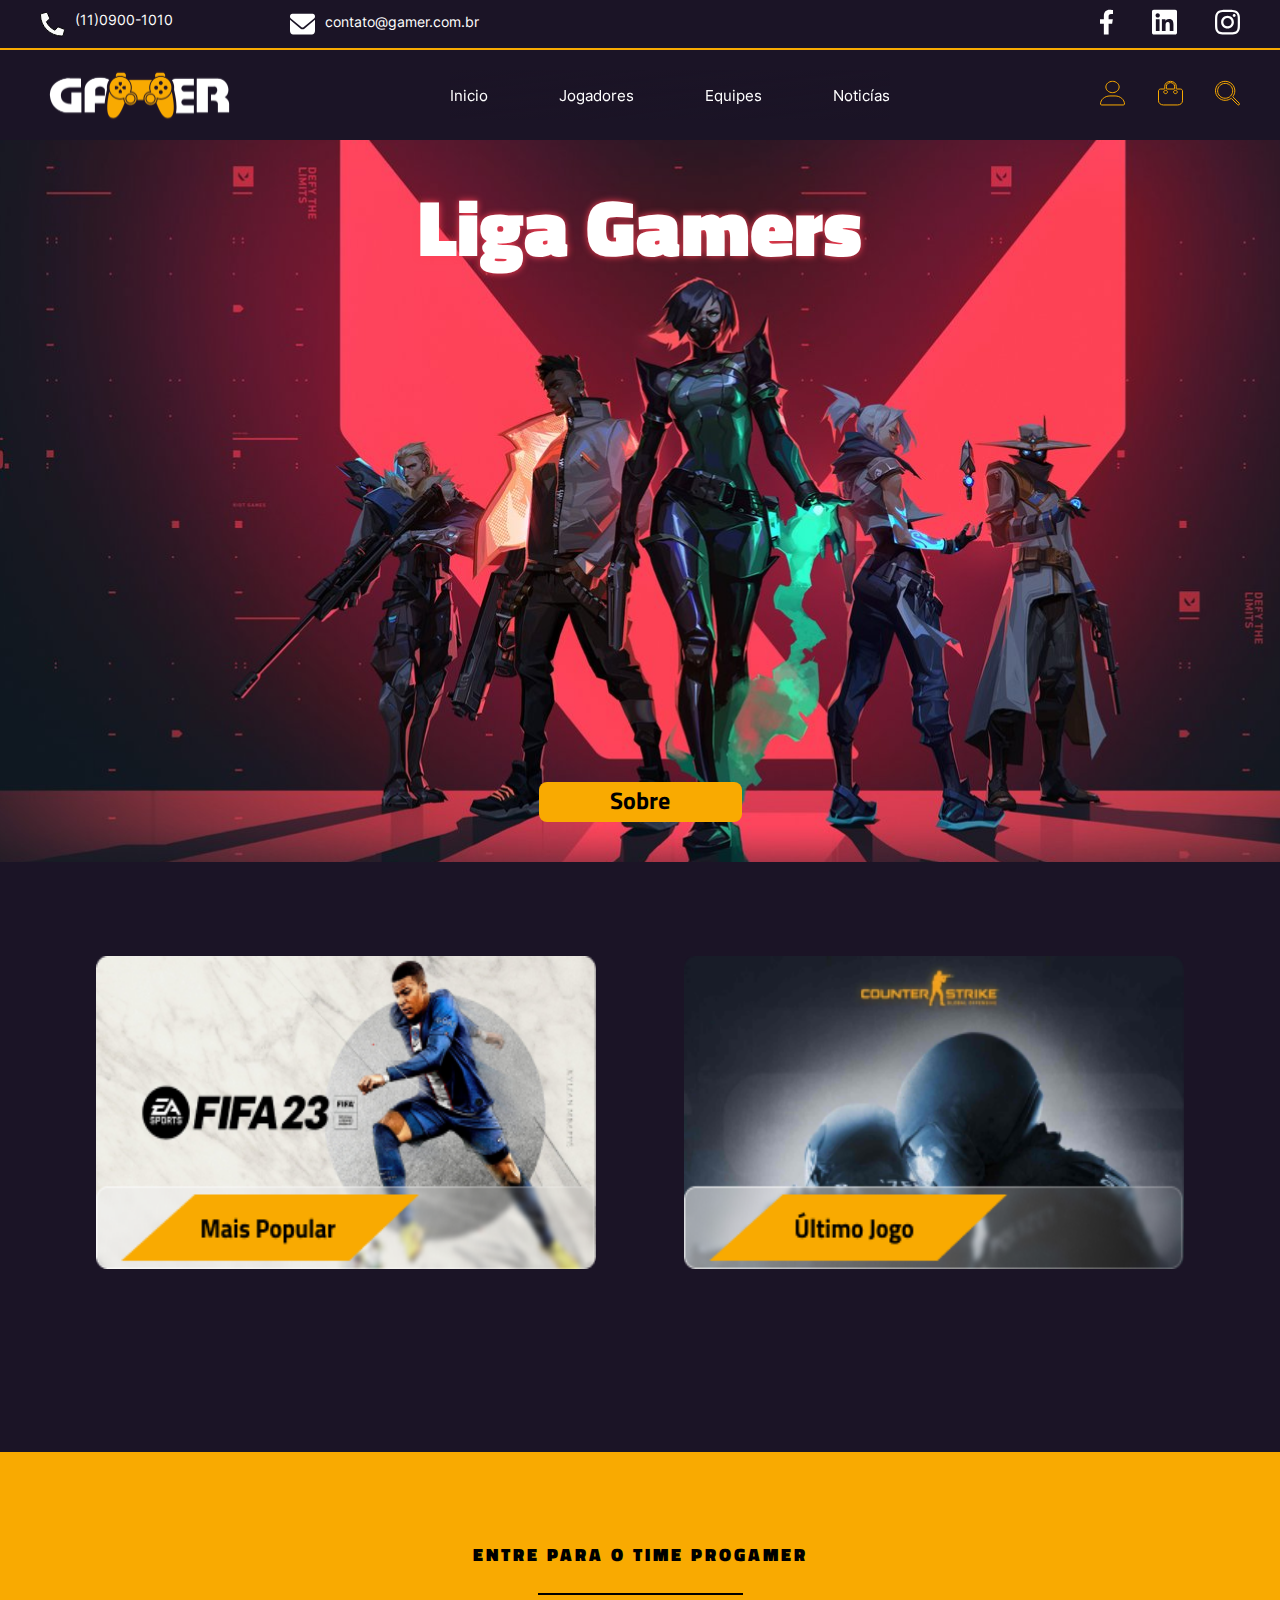
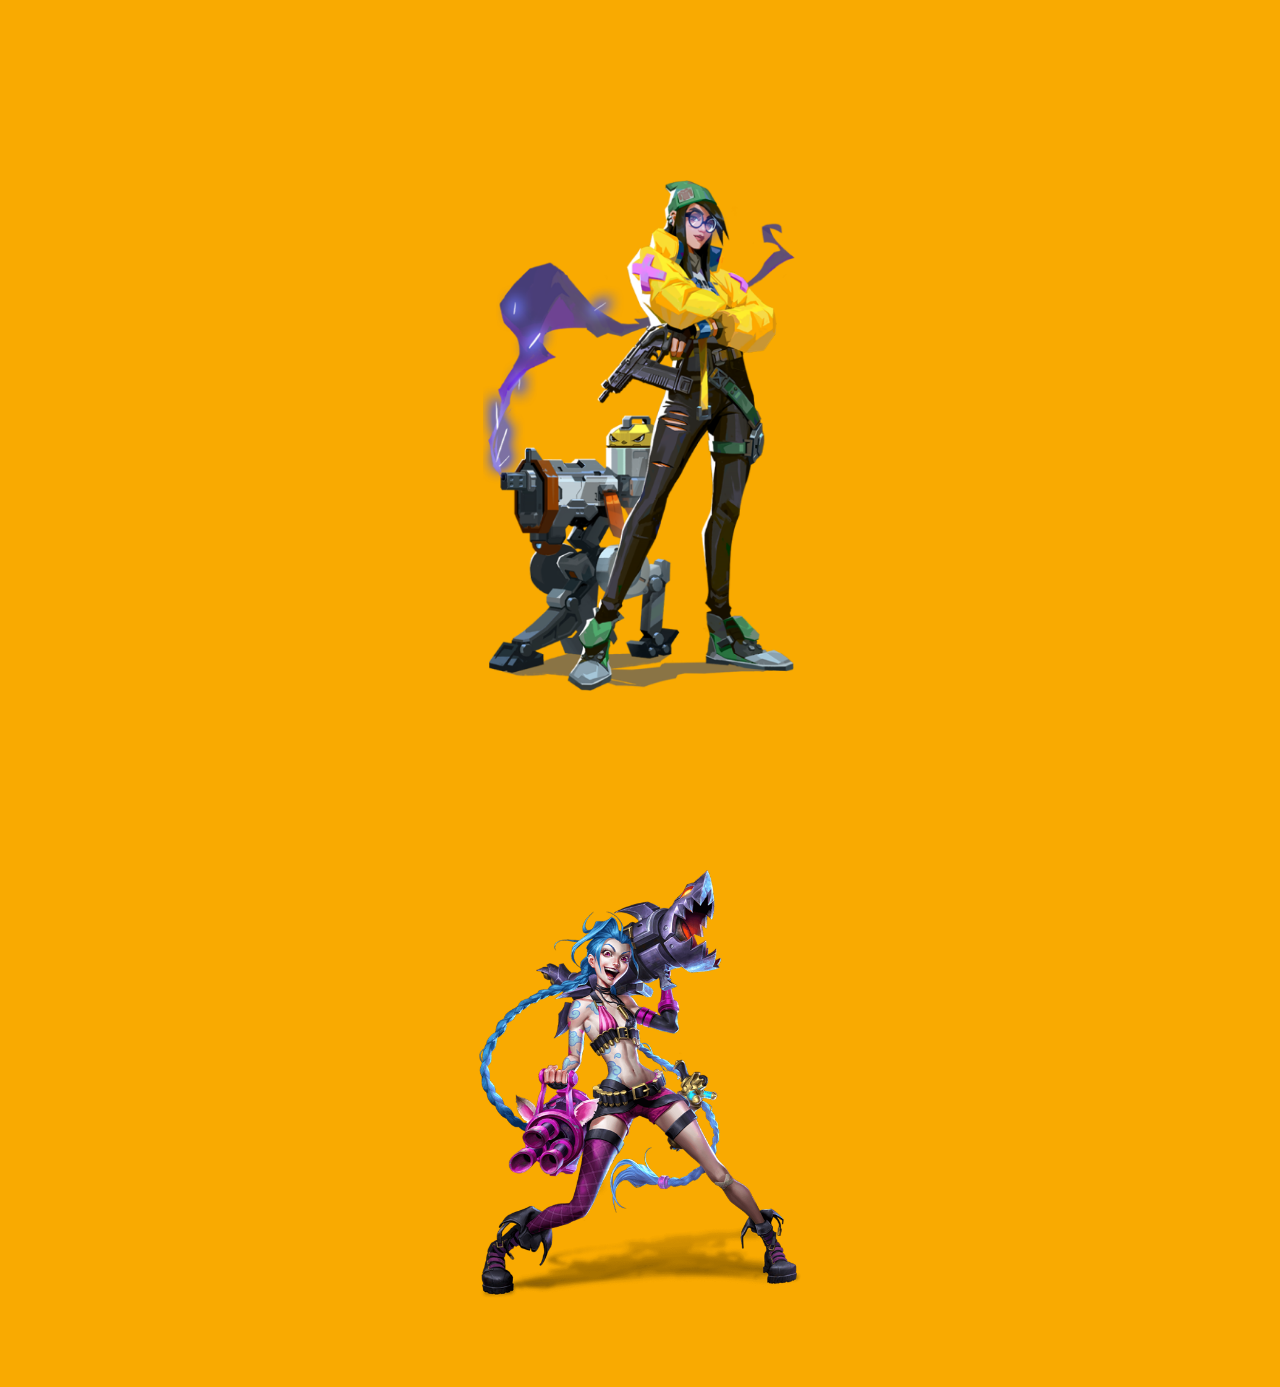
<file: index.html>
<!DOCTYPE html>
<html lang="pt-BR">

<head>
    <meta charset="UTF-8">
    <meta http-equiv="X-UA-Compatible" content="IE=edge">
    <meta name="viewport" content="width=device-width, initial-scale=1.0">
    <title>Projeto Gamer</title>
    <link rel="stylesheet" href="css/style.css">
</head>

<header>
    <div class="header-top">
        <div class="layout-grid alinhamento-between-center">
            <div class="contatos">
                <div class="phone">
                    <img src="assets/icons/icone_telefone.svg" alt="Ícone do telefone de contato">
                    <p>(11)0900-1010</p>
                </div>

                <div class="mail">
                    <img src="assets/icons/icone_email.svg" alt="email">
                    <p>contato@gamer.com.br</p>
                </div>
            </div>
            <div class="midias-sociais">
                <a href="">
                    <img src="assets/icons/icone_facebook.svg" alt="Facebook logo">
                </a>

                <a href="">
                    <img src="assets/icons/icone_linkedin.svg" alt="Linkedin logo">
                </a>

                <a href="">
                    <img src="assets/icons/icone_instagram.svg" alt="Instagram logo">
                </a>
            </div>
        </div>
    </div>

    <div class="header-bottom">
        <div class="layout-grid alinhamento-between-center">
            <!-- Menu Hamburger. Visível apenas no smartphone -->
            <img class="menu-hamburger" onclick="mostrarMenu()" src="assets/icons/icone_hamburger.svg"
                alt="Ícone de Telefone. Abre e fecha o menu principal, no celular">

            <img class="logo" src="assets/images/logotipo-gamer.svg"
                alt="Imagem logotipo gamer com um controle de vídeo game ao centro">

            <nav class="menu" id="menu">
                <a href="inicio">Inicio</a>
                <a href="jogadores">Jogadores</a>
                <a href="equipes">Equipes</a>
                <a href="noticias">Noticías</a>

                <a class="phone">
                    <img src="assets/icons/icone_telefone.svg" alt="Ícone do telefone de contato">
                    <p>(11)0900-1010</p>
                </a>

                <a class="mail">
                    <img src="assets/icons/icone_email.svg" alt="email">
                    <p>contato@gamer.com.br</p>
                </a>

                <div class="midias-sociais">
                    <a href="">
                        <img src="assets/icons/icone_facebook.svg" alt="Facebook logo">
                    </a>

                    <a href="">
                        <img src="assets/icons/icone_linkedin.svg" alt="Linkedin logo">
                    </a>

                    <a href="">
                        <img src="assets/icons/icone_instagram.svg" alt="Instagram logo">
                    </a>
                </div>
            </nav>

            <!-- menu 3 pontinhos -->
            <img class="menu-pontinhos" onclick="mostrarMenu2()" src="assets/icons/icone_pointer.svg"
                alt="Ícone 3 pontinhos, abre e fecha o menu de úsuarios">

            <div class="menu-usuarios" id="menu-usuarios">
                <a href="">
                    <img src="assets/icons/icone_pessoa.svg" alt="Ícone de perfil">
                </a>

                <a href="">
                    <img src="assets/icons/icone_bag.svg" alt="Ícone de sacola">
                </a>

                <a href="">
                    <img src="assets/icons/icone_lupa.svg" alt="Ícone de lupa de pesquisa">
                </a>

            </div>
        </div>
    </div>
</header>

<body>

    <main>
        <section class="banner-inicio">
            <h1>Liga Gamers </h1>
            <a href="">Sobre</a>
        </section>

        <section class="jogos">
            <div class="layout-grid jogos-flex">

                <img src="assets/images/ea-sports-fifa-23-is-coming-to-the-epic-games-store-1920x1080-398e19351a82.png"
                    alt="">

                <img src="assets/images/Group 3.png" alt="">

            </div>
        </section>

        <section class="time-gamer">
            <div class="layout-grid time-flex">
                <div class="info-gamer info-flex">
                    <h1>Entre para o time progamer</h1>
                    <div class="line"></div>
                </div>

                <img class="img-vava" src="./assets/images/kiljoy.png" alt="">

                <img class="img-lol" src="./assets/images/lp-gamer-home_0000s_0000s_0002_lol.png" alt="">

            </div>
        </section>

    </main>

    <script>
        function mostrarMenu() {
            document.getElementById("menu").classList.toggle("mostrar-menu")
        }

        function mostrarMenu2() {
            document.getElementById("menu-usuarios").classList.toggle("mostrar-menu2")
        }
    </script>

</body>

</html>
</file>
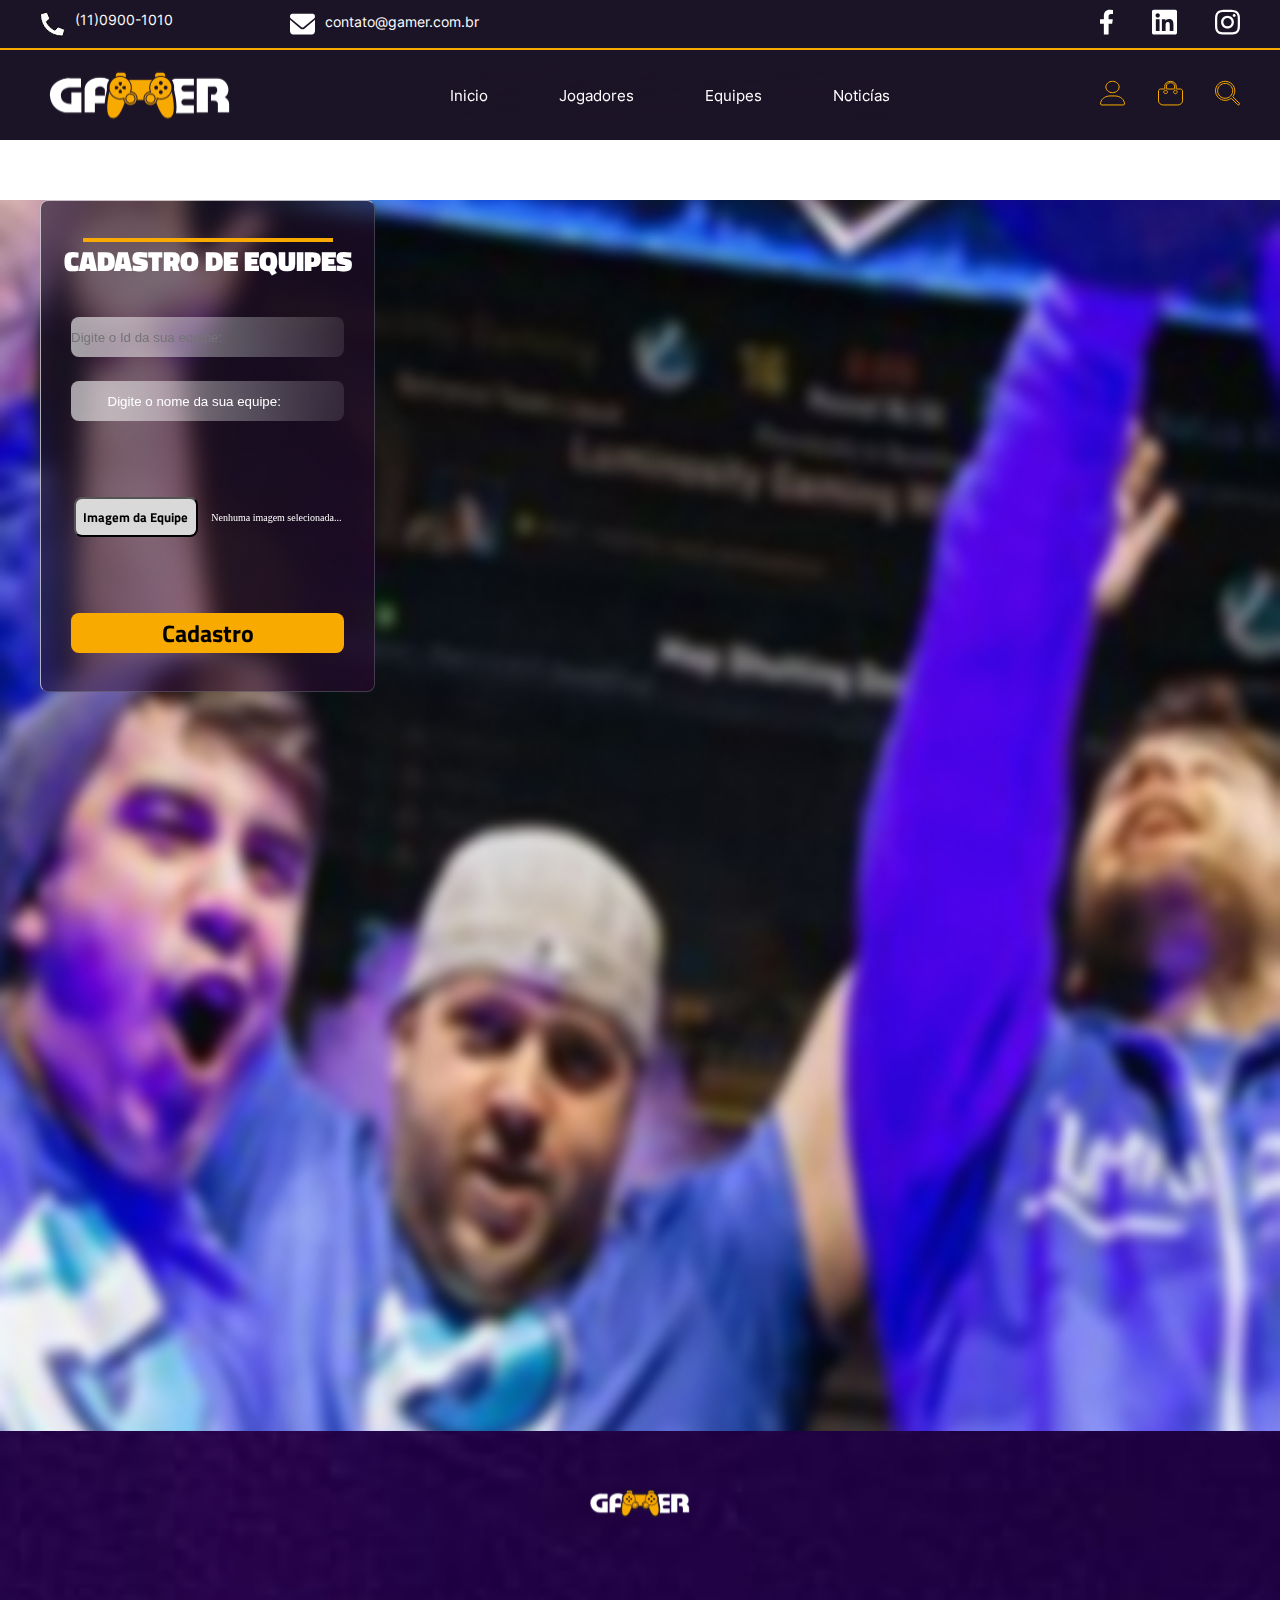
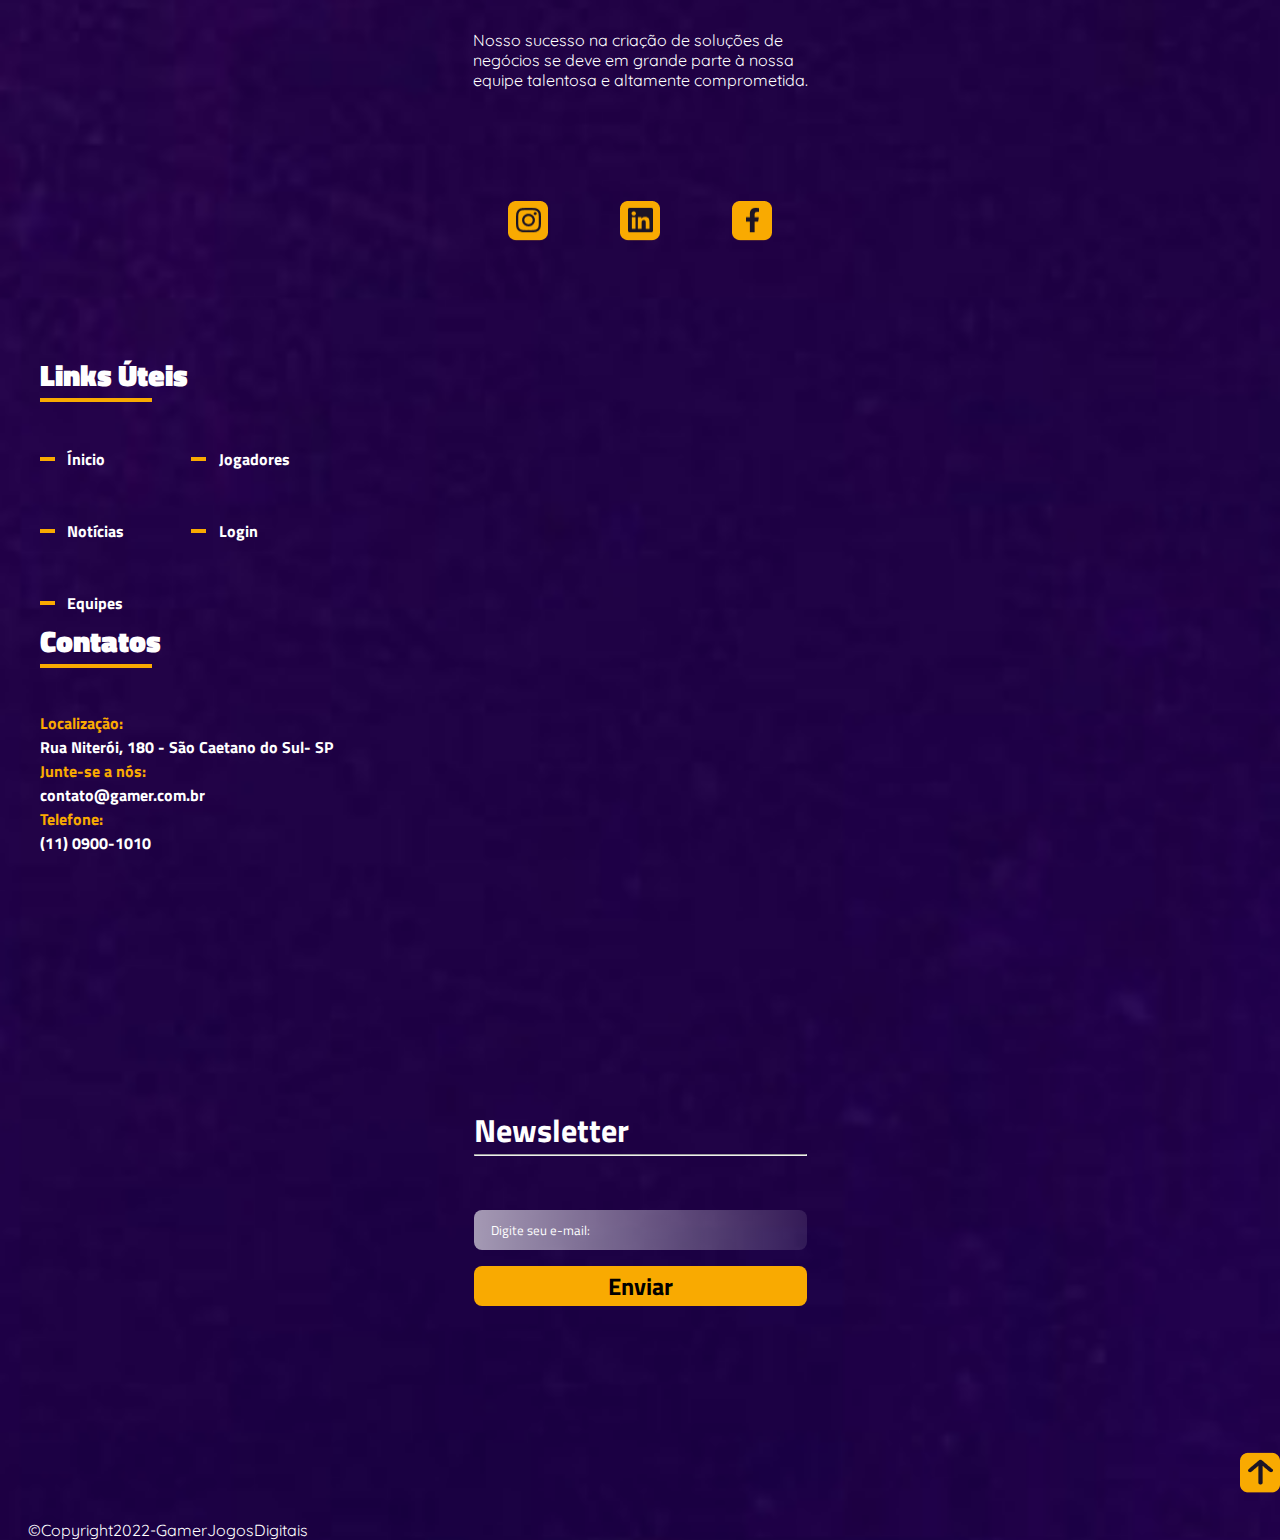
<file: cadastro-equipes.html>
<!DOCTYPE html>
<html lang="pt-BR">

<head>
    <meta charset="UTF-8">
    <meta http-equiv="X-UA-Compatible" content="IE=edge">
    <meta name="viewport" content="width=device-width, initial-scale=1.0">
    <title>Cadastro de Equipes</title>
    <link rel="stylesheet" href="css/cadastro-equipes.css">
</head>

<body>
    <!-- Header -->
    <header>
        <div class="header-top">
            <div class="layout-grid alinhamento-between-center">
                <div class="contatos">
                    <div class="phone">
                        <img src="assets/icons/icone_telefone.svg" alt="Ícone do telefone de contato">
                        <p>(11)0900-1010</p>
                    </div>

                    <div class="mail">
                        <img src="assets/icons/icone_email.svg" alt="email">
                        <p>contato@gamer.com.br</p>
                    </div>
                </div>
                <div class="midias-sociais">
                    <a href="">
                        <img src="assets/icons/icone_facebook.svg" alt="Facebook logo">
                    </a>

                    <a href="">
                        <img src="assets/icons/icone_linkedin.svg" alt="Linkedin logo">
                    </a>

                    <a href="">
                        <img src="assets/icons/icone_instagram.svg" alt="Instagram logo">
                    </a>
                </div>
            </div>
        </div>

        <div class="header-bottom">
            <div class="layout-grid alinhamento-between-center">
                <!-- Menu Hamburger. Visível apenas no smartphone -->
                <img class="menu-hamburger" onclick="mostrarMenu()" src="assets/icons/icone_hamburger.svg"
                    alt="Ícone de Telefone. Abre e fecha o menu principal, no celular">

                <img class="logo" src="assets/images/logotipo-gamer.svg"
                    alt="Imagem logotipo gamer com um controle de vídeo game ao centro">

                <nav class="menu" id="menu">
                    <a href="inicio">Inicio</a>
                    <a href="jogadores">Jogadores</a>
                    <a href="equipes">Equipes</a>
                    <a href="noticias">Noticías</a>

                    <a class="phone">
                        <img src="assets/icons/icone_telefone.svg" alt="Ícone do telefone de contato">
                        <p>(11)0900-1010</p>
                    </a>

                    <a class="mail">
                        <img src="assets/icons/icone_email.svg" alt="email">
                        <p>contato@gamer.com.br</p>
                    </a>

                    <div class="midias-sociais">
                        <a href="">
                            <img src="assets/icons/icone_facebook.svg" alt="Facebook logo">
                        </a>

                        <a href="">
                            <img src="assets/icons/icone_linkedin.svg" alt="Linkedin logo">
                        </a>

                        <a href="">
                            <img src="assets/icons/icone_instagram.svg" alt="Instagram logo">
                        </a>
                    </div>
                </nav>

                <!-- menu 3 pontinhos -->
                <img class="menu-pontinhos" onclick="mostrarMenu2()" src="assets/icons/icone_pointer.svg"
                    alt="Ícone 3 pontinhos, abre e fecha o menu de úsuarios">

                <div class="menu-usuarios" id="menu-usuarios">
                    <a href="">
                        <img src="assets/icons/icone_pessoa.svg" alt="Ícone de perfil">
                    </a>

                    <a href="">
                        <img src="assets/icons/icone_bag.svg" alt="Ícone de sacola">
                    </a>

                    <a href="">
                        <img src="assets/icons/icone_lupa.svg" alt="Ícone de lupa de pesquisa">
                    </a>

                </div>
            </div>
        </div>
    </header>

    <!-- main -->
    <main>
        <div class="layout-grid main-flex">
            <div class="cadastro-equipes">
                <h1>Cadastro de Equipes</h1>
                <hr>

                <form action="id-nome-equipes">
                    
                    <div class="id-equipes">
                        <input type="number" id="id-equipe" placeholder="Digite o Id da sua equipe: ">
                    </div>

                    <div class="nome-equipe">
                        <input type="name" id="nome-equipe" placeholder="Digite o nome da sua equipe: ">
                    </div>

                </form>

                <div class="imagem">
                    <button>Imagem da Equipe</button>
                    <p>Nenhuma imagem selecionada...</p>
                </div>

                <div class="buttom">
                    <h2>Cadastro</h2>
                </div>
            </div>
        </div>
    </main>

    <!-- footer -->
    <footer>

        <div class="layout-grid footer-flex">
            <img class="logo-gamer" src="./assets/images/logotipo-gamer.svg" alt="Logotipo-Gamer">

            <p>Nosso sucesso na criação de soluções de negócios se deve em grande parte à nossa equipe talentosa e
                altamente comprometida.</p>

            <div class="redes-sociais">
                <img src="./assets/icons/icone_intagram_footer.png" alt="Logo Instagram">

                <img src="./assets/icons/icone_linkedin_footer.png" alt="Logo Linkedin">

                <img src="./assets/icons/icone_facebook_footer.png" alt="Logo Facebook">
            </div>

            <div class="links-uteis">
                <div>
                    <h1>Links Úteis</h1>
                    <hr>
                </div>
                <div class="links">

                    <div class="hr">
                        <hr>
                        <div>Ínicio</div>
                    </div>
                    <div class="hr">
                        <hr>
                        <div>Jogadores</div>
                    </div>
                    <div class="hr">
                        <hr>
                        <div>Notícias</div>
                    </div>
                    <div class="hr">
                        <hr>
                        <div>Login</div>
                    </div>
                    <div class="hr">
                        <hr>
                        <div>Equipes</div>
                    </div>
                </div>
            </div>

            <div class="contatos">
                <h1>Contatos</h1>
                <hr>

                <div class="orange">Localização:</div>
                <div>Rua Niterói, 180 - São Caetano do Sul- SP</div>
                <div class="orange">Junte-se a nós:</div>
                <div>contato@gamer.com.br</div>
                <div class="orange">Telefone:</div>
                <div>(11) 0900-1010 </div>
            </div>

            <div class="newsletter">
                <h1>Newsletter</h1>
                <hr>

                <div class="newsletter-box">
                    <form id="newsletter-form" action="">
                        <div class="email-box">
                            <input type="email" placeholder="Digite seu e-mail:">
                        </div>
                    </form>
                    <button type="button">Enviar</button>
                </div>

            </div>
        </div>
        </div>


        <div class="copy-back">
            <div id="voltar-ao-topo">
                <img src="assets/icons/Botao_voltar_ao_topo.png" alt="">
            </div>
            <div id="copyright">
                <p>©Copyright2022-GamerJogosDigitais</p>
            </div>
        </div>

        </div>

        </div>
    </footer>

    <script>

        let senhaExibida = false;

        function showpassword() {
            if (senhaExibida == false) {
                document.getElementById("senha").type = "text";
                senhaExibida = true;
            }

            else {
                document.getElementById("senha").type = "password";
                senhaExibida = false;
            }
        }

        function mostrarMenu() {
            document.getElementById("menu").classList.toggle("mostrar-menu")
        }

        function mostrarMenu2() {
            document.getElementById("menu-usuarios").classList.toggle("mostrar-menu2")
        }
    </script>


</body>
</file>
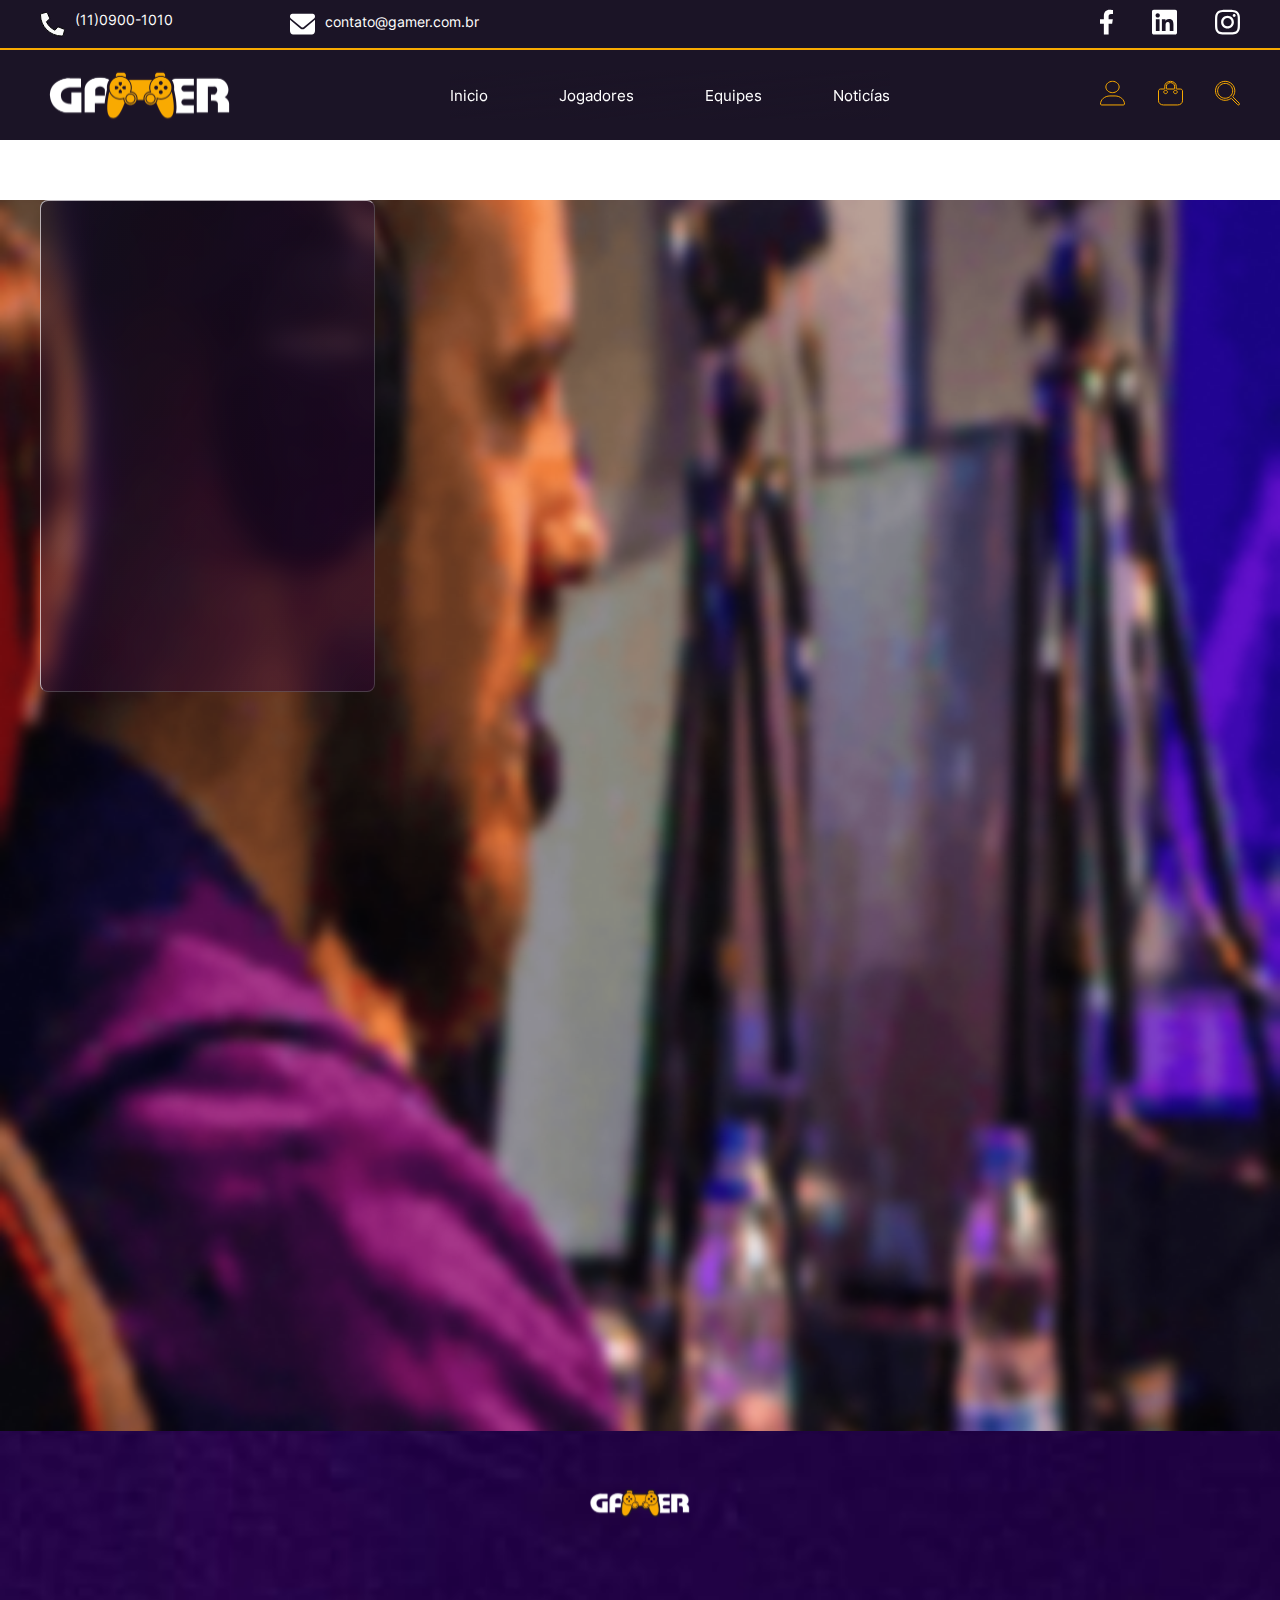
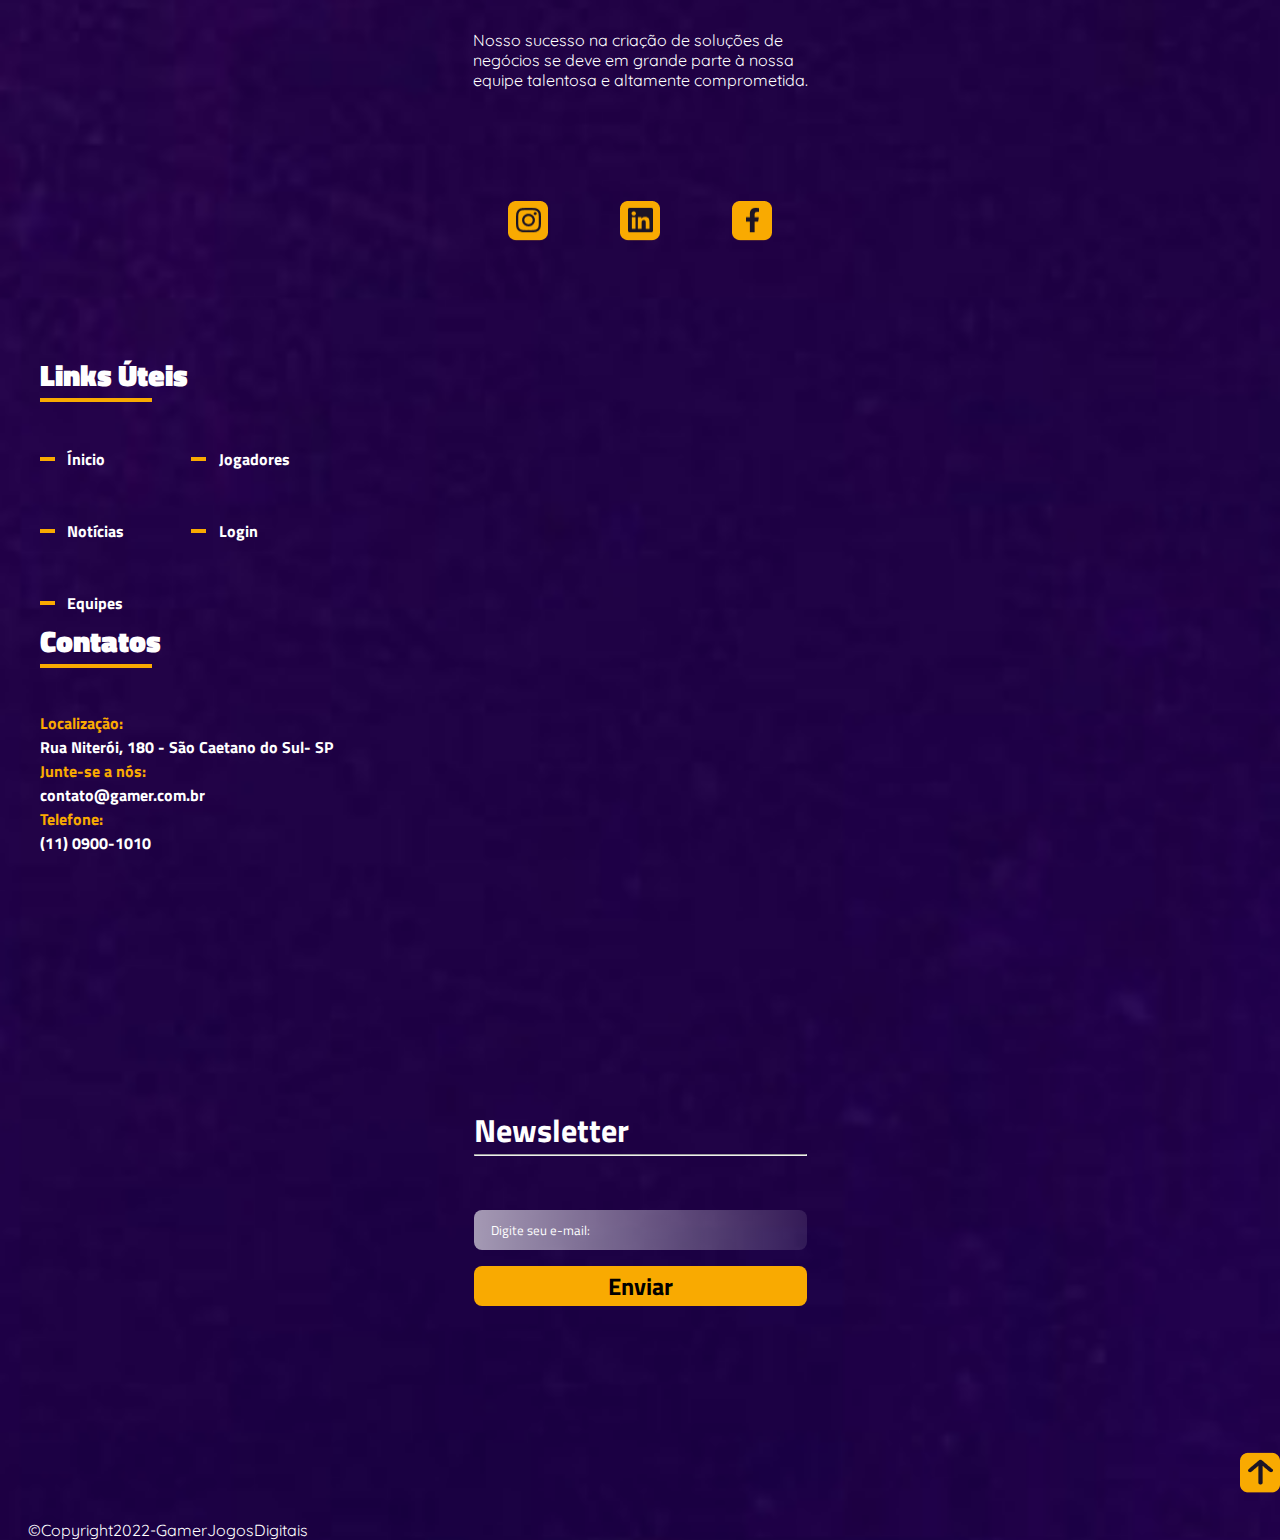
<file: cadastro-jogadores.html>
<!DOCTYPE html>
<html lang="pt-BR">

<head>
    <meta charset="UTF-8">
    <meta http-equiv="X-UA-Compatible" content="IE=edge">
    <meta name="viewport" content="width=device-width, initial-scale=1.0">
    <title>Cadastro de jogadores</title>
    <link rel="stylesheet" href="css/cadastro-jogadores.css">
</head>

<body>
    <!-- Header -->
    <header>
        <div class="header-top">
            <div class="layout-grid alinhamento-between-center">
                <div class="contatos">
                    <div class="phone">
                        <img src="assets/icons/icone_telefone.svg" alt="Ícone do telefone de contato">
                        <p>(11)0900-1010</p>
                    </div>

                    <div class="mail">
                        <img src="assets/icons/icone_email.svg" alt="email">
                        <p>contato@gamer.com.br</p>
                    </div>
                </div>
                <div class="midias-sociais">
                    <a href="">
                        <img src="assets/icons/icone_facebook.svg" alt="Facebook logo">
                    </a>

                    <a href="">
                        <img src="assets/icons/icone_linkedin.svg" alt="Linkedin logo">
                    </a>

                    <a href="">
                        <img src="assets/icons/icone_instagram.svg" alt="Instagram logo">
                    </a>
                </div>
            </div>
        </div>

        <div class="header-bottom">
            <div class="layout-grid alinhamento-between-center">
                <!-- Menu Hamburger. Visível apenas no smartphone -->
                <img class="menu-hamburger" onclick="mostrarMenu()" src="assets/icons/icone_hamburger.svg"
                    alt="Ícone de Telefone. Abre e fecha o menu principal, no celular">

                <img class="logo" src="assets/images/logotipo-gamer.svg"
                    alt="Imagem logotipo gamer com um controle de vídeo game ao centro">

                <nav class="menu" id="menu">
                    <a href="inicio">Inicio</a>
                    <a href="jogadores">Jogadores</a>
                    <a href="equipes">Equipes</a>
                    <a href="noticias">Noticías</a>

                    <a class="phone">
                        <img src="assets/icons/icone_telefone.svg" alt="Ícone do telefone de contato">
                        <p>(11)0900-1010</p>
                    </a>

                    <a class="mail">
                        <img src="assets/icons/icone_email.svg" alt="email">
                        <p>contato@gamer.com.br</p>
                    </a>

                    <div class="midias-sociais">
                        <a href="">
                            <img src="assets/icons/icone_facebook.svg" alt="Facebook logo">
                        </a>

                        <a href="">
                            <img src="assets/icons/icone_linkedin.svg" alt="Linkedin logo">
                        </a>

                        <a href="">
                            <img src="assets/icons/icone_instagram.svg" alt="Instagram logo">
                        </a>
                    </div>
                </nav>

                <!-- menu 3 pontinhos -->
                <img class="menu-pontinhos" onclick="mostrarMenu2()" src="assets/icons/icone_pointer.svg"
                    alt="Ícone 3 pontinhos, abre e fecha o menu de úsuarios">

                <div class="menu-usuarios" id="menu-usuarios">
                    <a href="">
                        <img src="assets/icons/icone_pessoa.svg" alt="Ícone de perfil">
                    </a>

                    <a href="">
                        <img src="assets/icons/icone_bag.svg" alt="Ícone de sacola">
                    </a>

                    <a href="">
                        <img src="assets/icons/icone_lupa.svg" alt="Ícone de lupa de pesquisa">
                    </a>

                </div>
            </div>
        </div>
    </header>

    <!-- main -->
    <main>
        <div class="layout-grid main-flex">
            <div class="cadastro-jogadores">
                
            </div>
        </div>
    </main>

    <!-- footer -->
    <footer>

        <div class="layout-grid footer-flex">
            <img class="logo-gamer" src="./assets/images/logotipo-gamer.svg" alt="Logotipo-Gamer">

            <p>Nosso sucesso na criação de soluções de negócios se deve em grande parte à nossa equipe talentosa e
                altamente comprometida.</p>

            <div class="redes-sociais">
                <img src="./assets/icons/icone_intagram_footer.png" alt="Logo Instagram">

                <img src="./assets/icons/icone_linkedin_footer.png" alt="Logo Linkedin">

                <img src="./assets/icons/icone_facebook_footer.png" alt="Logo Facebook">
            </div>

            <div class="links-uteis">
                <div>
                    <h1>Links Úteis</h1>
                    <hr>
                </div>
                <div class="links">

                    <div class="hr">
                        <hr>
                        <div>Ínicio</div>
                    </div>
                    <div class="hr">
                        <hr>
                        <div>Jogadores</div>
                    </div>
                    <div class="hr">
                        <hr>
                        <div>Notícias</div>
                    </div>
                    <div class="hr">
                        <hr>
                        <div>Login</div>
                    </div>
                    <div class="hr">
                        <hr>
                        <div>Equipes</div>
                    </div>
                </div>
            </div>

            <div class="contatos">
                <h1>Contatos</h1>
                <hr>

                <div class="orange">Localização:</div>
                <div>Rua Niterói, 180 - São Caetano do Sul- SP</div>
                <div class="orange">Junte-se a nós:</div>
                <div>contato@gamer.com.br</div>
                <div class="orange">Telefone:</div>
                <div>(11) 0900-1010 </div>
            </div>

            <div class="newsletter">
                <h1>Newsletter</h1>
                <hr>

                <div class="newsletter-box">
                    <form id="newsletter-form" action="">
                        <div class="email-box">
                            <input type="email" placeholder="Digite seu e-mail:">
                        </div>
                    </form>
                    <button type="button">Enviar</button>
                </div>

            </div>
        </div>
        </div>


        <div class="copy-back">
            <div id="voltar-ao-topo">
                <img src="assets/icons/Botao_voltar_ao_topo.png" alt="">
            </div>
            <div id="copyright">
                <p>©Copyright2022-GamerJogosDigitais</p>
            </div>
        </div>

        </div>

        </div>
    </footer>

    <script>

        let senhaExibida = false;

        function showpassword() {
            if (senhaExibida == false) {
                document.getElementById("senha").type = "text";
                senhaExibida = true;
            }

            else {
                document.getElementById("senha").type = "password";
                senhaExibida = false;
            }
        }

        function mostrarMenu() {
            document.getElementById("menu").classList.toggle("mostrar-menu")
        }

        function mostrarMenu2() {
            document.getElementById("menu-usuarios").classList.toggle("mostrar-menu2")
        }
    </script>


</body>
</file>
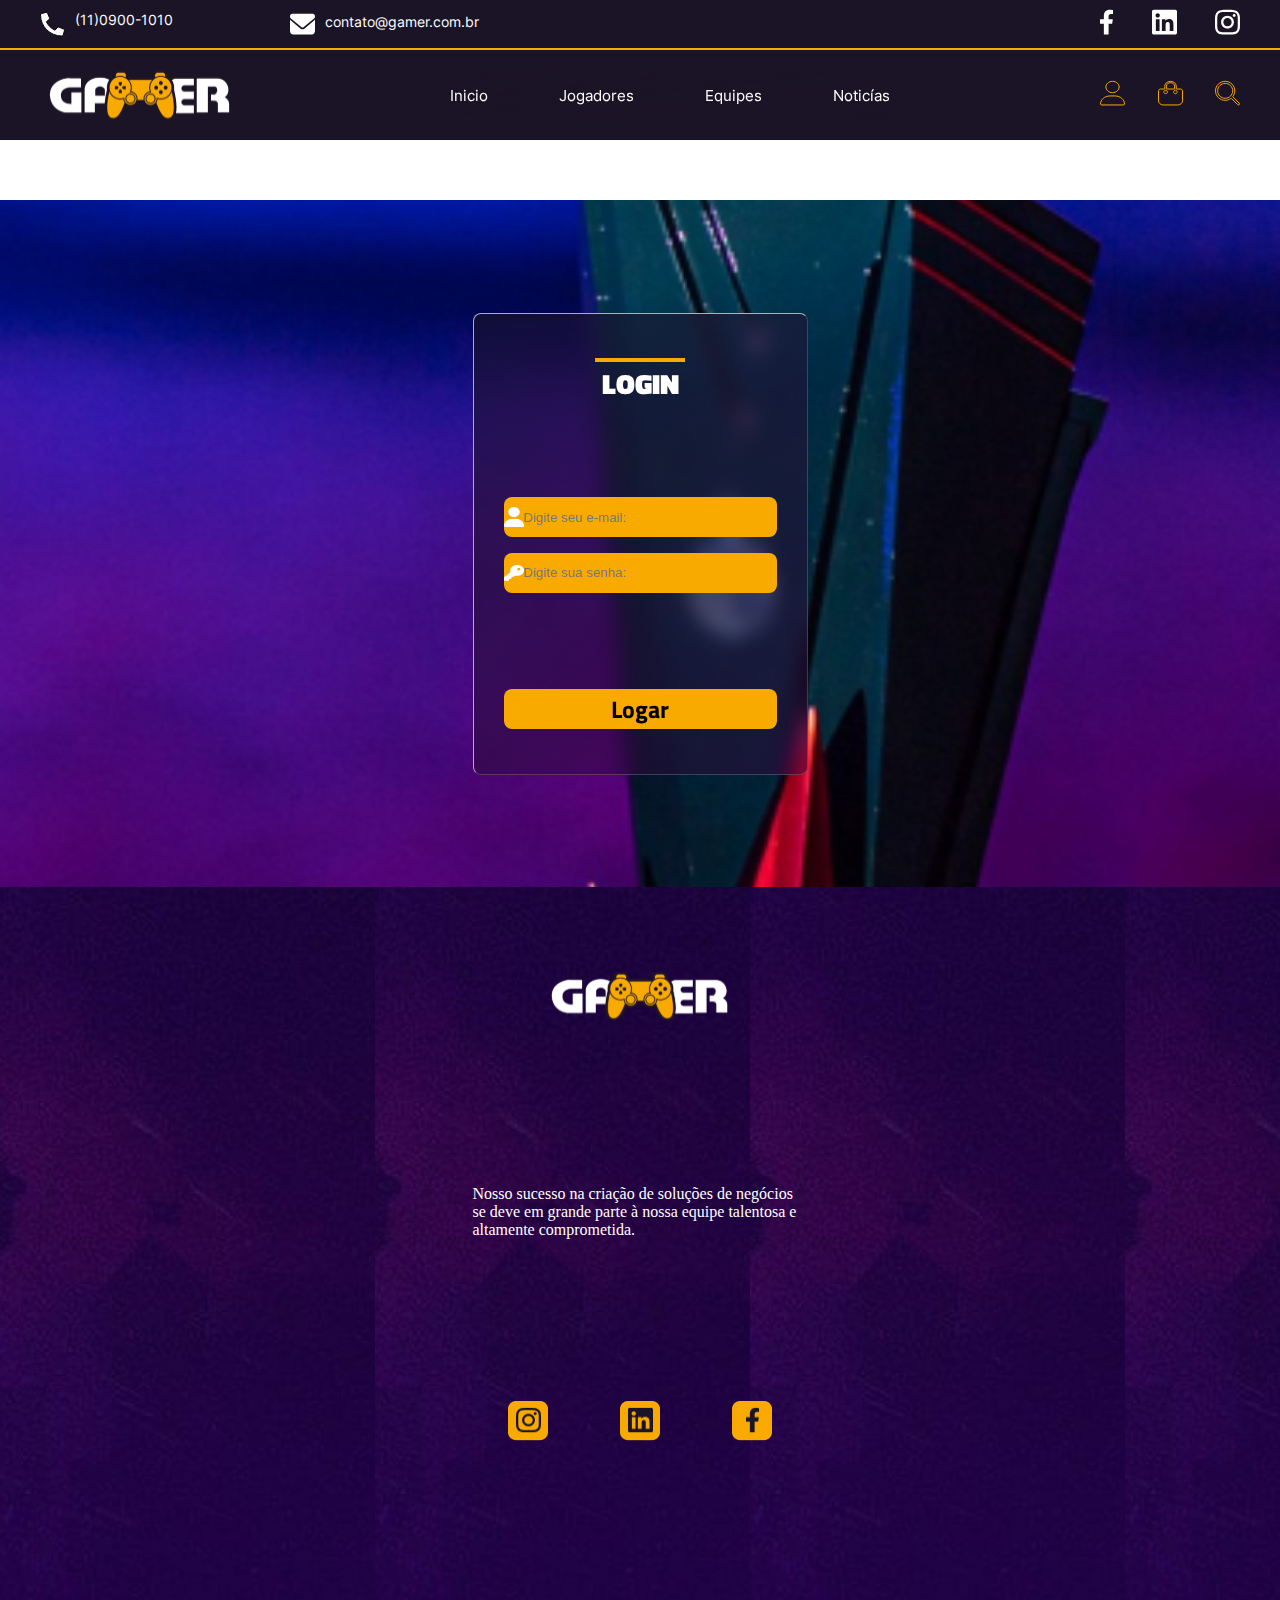
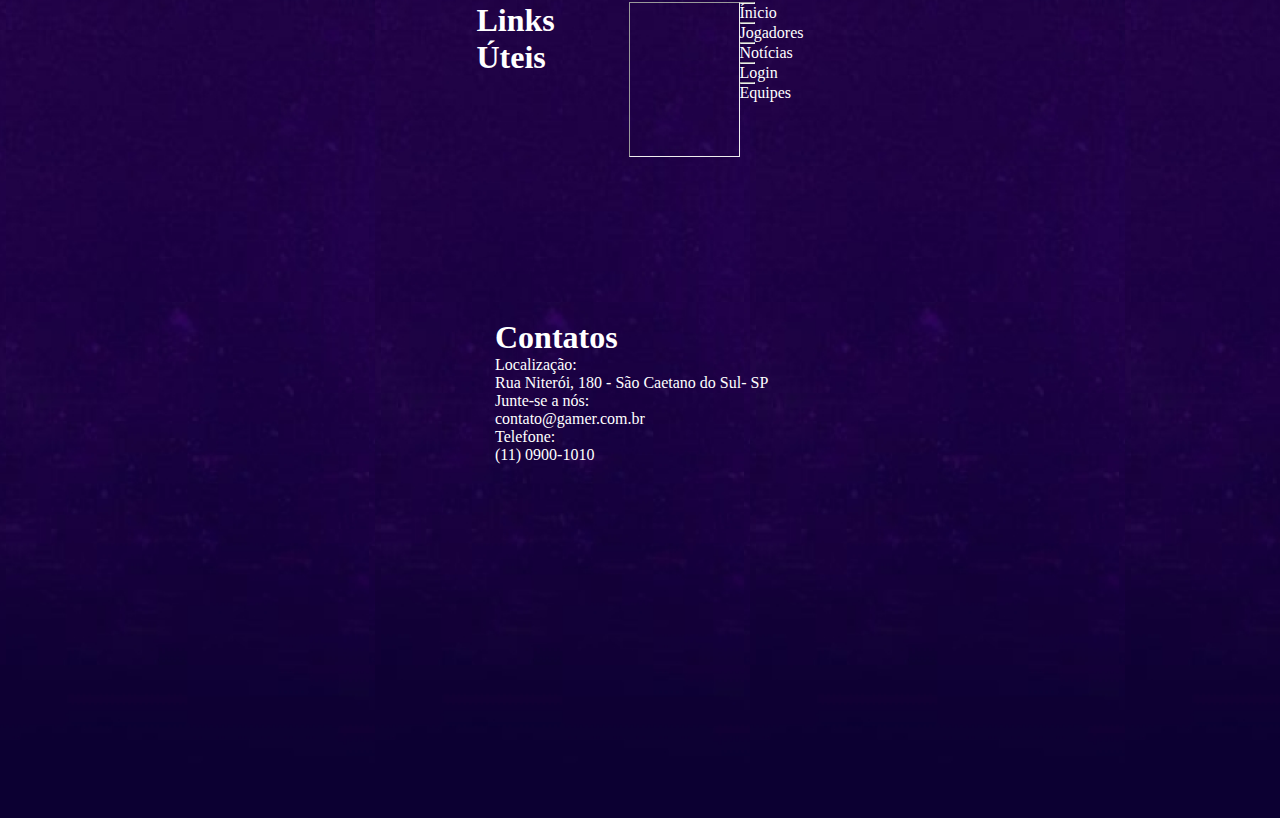
<file: login.html>
<!DOCTYPE html>
<html lang="pt-BR">

<head>
    <meta charset="UTF-8">
    <meta http-equiv="X-UA-Compatible" content="IE=edge">
    <meta name="viewport" content="width=device-width, initial-scale=1.0">
    <title>Formulario de login</title>
    <link rel="stylesheet" href="css/login.css">
</head>

<body>
    <!-- Header -->

    <header>
        <div class="header-top">
            <div class="layout-grid alinhamento-between-center">
                <div class="contatos">
                    <div class="phone">
                        <img src="assets/icons/icone_telefone.svg" alt="Ícone do telefone de contato">
                        <p>(11)0900-1010</p>
                    </div>

                    <div class="mail">
                        <img src="assets/icons/icone_email.svg" alt="email">
                        <p>contato@gamer.com.br</p>
                    </div>
                </div>
                <div class="midias-sociais">
                    <a href="">
                        <img src="assets/icons/icone_facebook.svg" alt="Facebook logo">
                    </a>

                    <a href="">
                        <img src="assets/icons/icone_linkedin.svg" alt="Linkedin logo">
                    </a>

                    <a href="">
                        <img src="assets/icons/icone_instagram.svg" alt="Instagram logo">
                    </a>
                </div>
            </div>
        </div>

        <div class="header-bottom">
            <div class="layout-grid alinhamento-between-center">
                <!-- Menu Hamburger. Visível apenas no smartphone -->
                <img class="menu-hamburger" onclick="mostrarMenu()" src="assets/icons/icone_hamburger.svg"
                    alt="Ícone de Telefone. Abre e fecha o menu principal, no celular">

                <img class="logo" src="assets/images/logotipo-gamer.svg"
                    alt="Imagem logotipo gamer com um controle de vídeo game ao centro">

                <nav class="menu" id="menu">
                    <a href="inicio">Inicio</a>
                    <a href="jogadores">Jogadores</a>
                    <a href="equipes">Equipes</a>
                    <a href="noticias">Noticías</a>

                    <a class="phone">
                        <img src="assets/icons/icone_telefone.svg" alt="Ícone do telefone de contato">
                        <p>(11)0900-1010</p>
                    </a>

                    <a class="mail">
                        <img src="assets/icons/icone_email.svg" alt="email">
                        <p>contato@gamer.com.br</p>
                    </a>

                    <div class="midias-sociais">
                        <a href="">
                            <img src="assets/icons/icone_facebook.svg" alt="Facebook logo">
                        </a>

                        <a href="">
                            <img src="assets/icons/icone_linkedin.svg" alt="Linkedin logo">
                        </a>

                        <a href="">
                            <img src="assets/icons/icone_instagram.svg" alt="Instagram logo">
                        </a>
                    </div>
                </nav>

                <!-- menu 3 pontinhos -->
                <img class="menu-pontinhos" onclick="mostrarMenu2()" src="assets/icons/icone_pointer.svg"
                    alt="Ícone 3 pontinhos, abre e fecha o menu de úsuarios">

                <div class="menu-usuarios" id="menu-usuarios">
                    <a href="">
                        <img src="assets/icons/icone_pessoa.svg" alt="Ícone de perfil">
                    </a>

                    <a href="">
                        <img src="assets/icons/icone_bag.svg" alt="Ícone de sacola">
                    </a>

                    <a href="">
                        <img src="assets/icons/icone_lupa.svg" alt="Ícone de lupa de pesquisa">
                    </a>

                </div>
            </div>
        </div>
    </header>

    <!-- Main -->

    <main>
        <section class="login">
            <div class="titulo-login">
                <hr>
                <h1>Login</h1>
            </div>


            <section class="mail-login">
                <div class="email">
                    <img src="./assets/icons/email-icon.png" alt="">

                    <input type="email" id="email" placeholder="Digite seu e-mail: ">
                </div>

                <div class="senha">
                    <img src="./assets/icons/key-icon.png" alt="">

                    <input type="password" id="senha" placeholder="Digite sua senha: ">
                </div>
            </section>

            <div class="buttom">
                <h2>Logar</h2>
            </div>

        </section>
    </main>


    <!-- Footer -->

    <footer>


        <img src="./assets/images/logotipo-gamer.svg" alt="Logotipo-Gamer">

        <p>Nosso sucesso na criação de soluções de negócios se deve em grande parte à nossa equipe talentosa e
            altamente comprometida.</p>

        <div class="redes-sociais">
            <img src="./assets/icons/icone_intagram_footer.png" alt="Logo Instagram">

            <img src="./assets/icons/icone_linkedin_footer.png" alt="Logo Linkedin">

            <img src="./assets/icons/icone_facebook_footer.png" alt="Logo Facebook">
        </div>

        <div class="links-uteis">
            <h1>Links Úteis</h1>
            <hr>
            <div class="links">
                <hr>
                <div>Ínicio</div>
                <hr>
                <div>Jogadores</div>
                <hr>
                <div>Notícias</div>
                <hr>
                <div>Login</div>
                <hr>
                <div>Equipes</div>
            </div>
        </div>

        <div class="contatos">
            <h1>Contatos</h1>
            <div class="linha"></div>

            <div>Localização:</div>
            <div>Rua Niterói, 180 - São Caetano do Sul- SP</div>
            <div>Junte-se a nós:</div>
            <div>contato@gamer.com.br</div>
            <div>Telefone:</div>
            <div>(11) 0900-1010 </div>
        </div>

        <div class="newsletter">

        </div>

    </footer>



    <script>

        let senhaExibida = false;

        function showpassword() {
            if (senhaExibida == false) {
                document.getElementById("senha").type = "text";
                senhaExibida = true;
            }

            else {
                document.getElementById("senha").type = "password";
                senhaExibida = false;
            }
        }

        function mostrarMenu() {
            document.getElementById("menu").classList.toggle("mostrar-menu")
        }

        function mostrarMenu2() {
            document.getElementById("menu-usuarios").classList.toggle("mostrar-menu2")
        }
    </script>
</body>

</html>
</file>
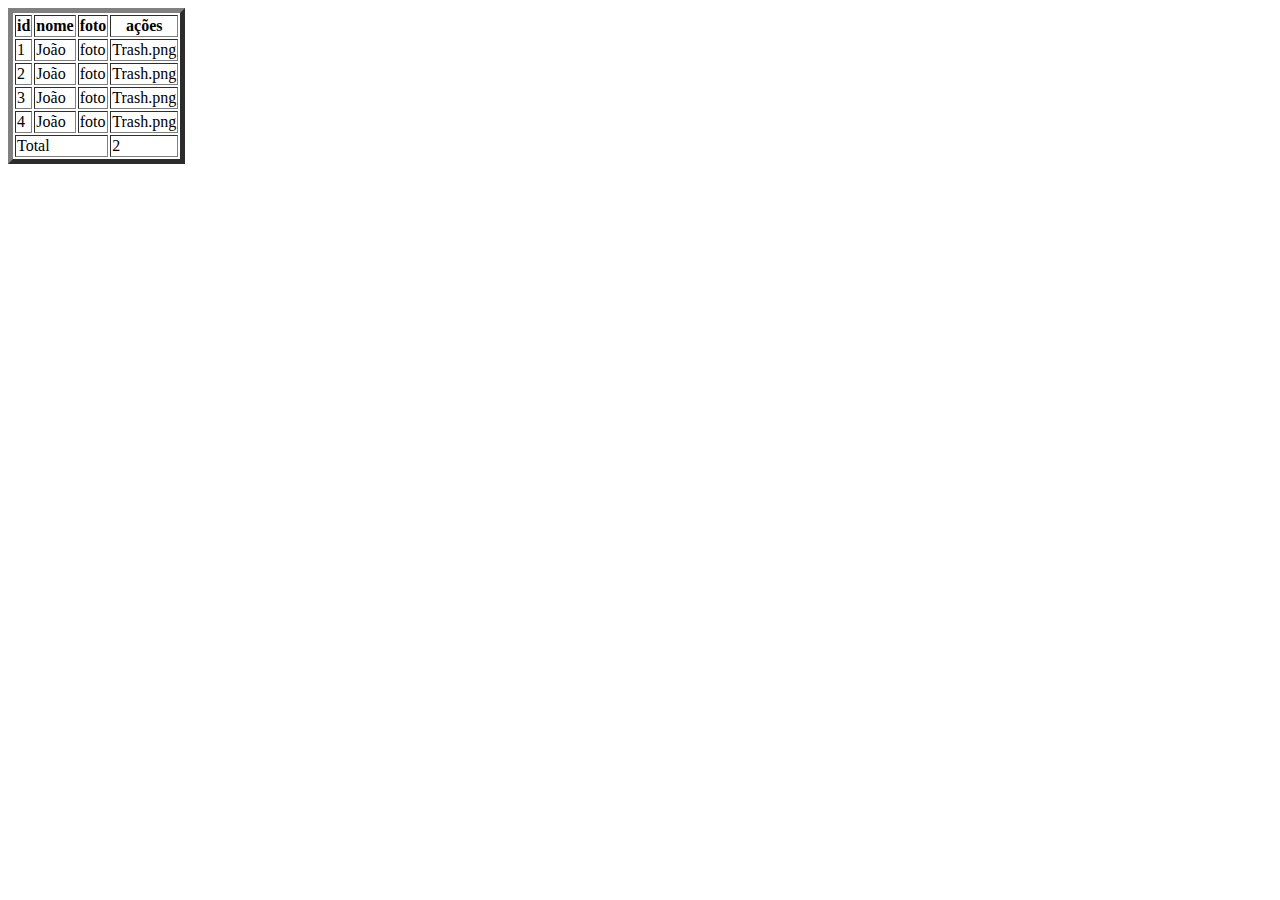
<file: tabeas.html>
<!DOCTYPE html>
<html lang="pt-BR">
<head>
    <meta charset="UTF-8">
    <meta http-equiv="X-UA-Compatible" content="IE=edge">
    <meta name="viewport" content="width=device-width, initial-scale=1.0">
    <title>Document</title>
</head>
<body>
    <table border="5">
        <thead>
            <tr>
                <th>id</th>
                <th>nome</th>
                <th>foto</th>
                <th>ações</th>
            </tr>
        </thead>

        <tbody>
            <tr>
                <td>1</td>
                <td>João</td>
                <td>foto</td>
                <td>Trash.png</td>
            </tr>
            <tr>
                <td>2</td>
                <td>João</td>
                <td>foto</td>
                <td>Trash.png</td>
            </tr>
            <tr>
                <td>3</td>
                <td>João</td>
                <td>foto</td>
                <td>Trash.png</td>
            </tr>
            <tr>
                <td>4</td>
                <td>João</td>
                <td>foto</td>
                <td>Trash.png</td>
            </tr>
        </tbody>

        <tfoot>
            <tr>
                <td colspan="3">Total</td>
                <td>2</td>
            </tr>
        </tfoot>
    </table>
</body>
</html>
</file>
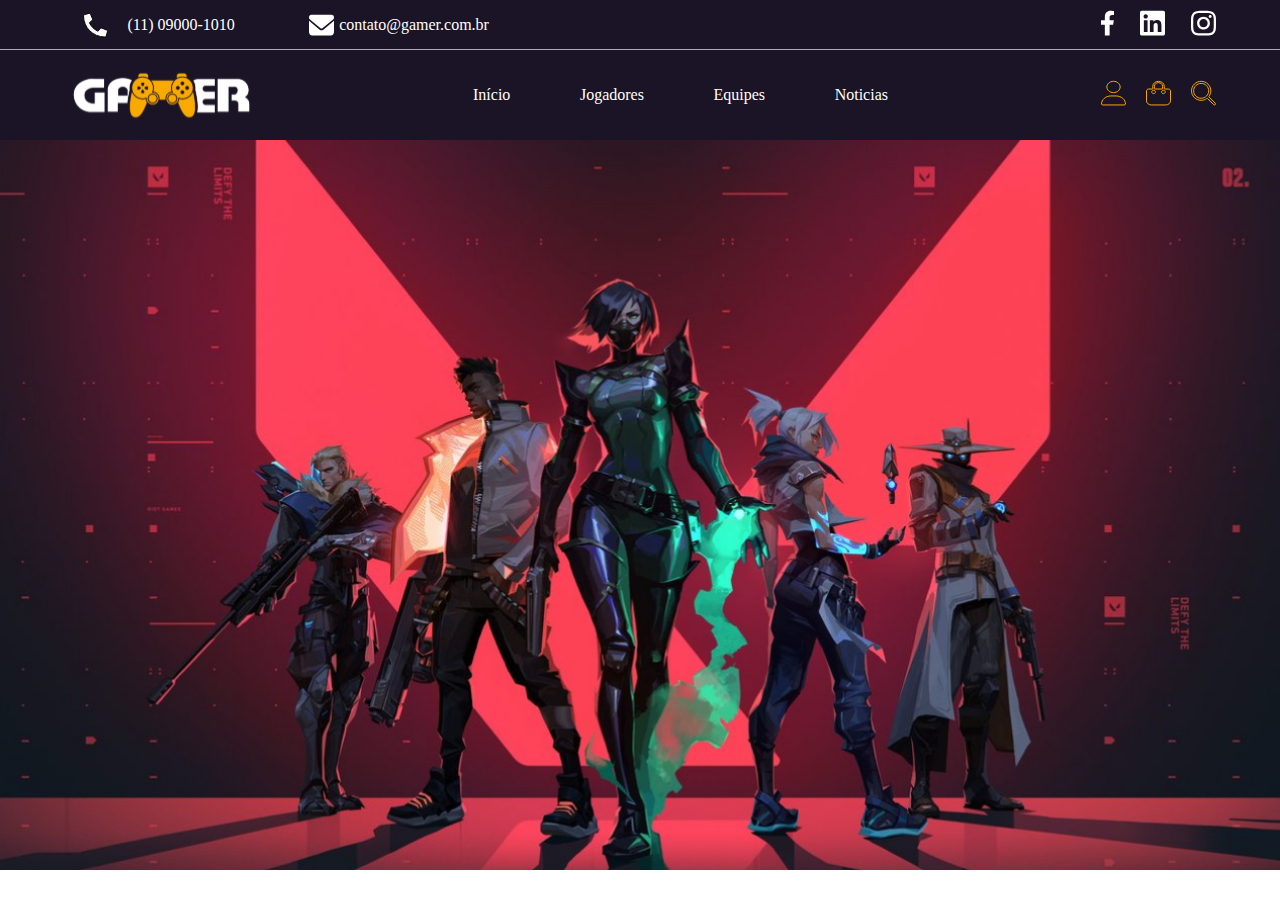
<file: projeto-gamer2.0/index 2 - a revolta do css.html>
<!DOCTYPE html>
<html lang="pt-BR">

<head>
    <meta charset="UTF-8">
    <meta http-equiv="X-UA-Compatible" content="IE=edge">
    <meta name="viewport" content="width=device-width, initial-scale=1.0">
    <title>Projeto Gamer</title>
    <link rel="stylesheet" href="css/style.css">
</head>

<header>
    <div class="header-top">
        <div class="layout-grid">
            <div class="contatos">
                <div class="phone">
                    <img src="assets/icons/icone_telefone.svg" alt="Ícone de um telefone">
                    <p>(11) 09000-1010</p>
                </div>
                <div class="mail">
                    <img src="assets/icons/icone_email.svg" alt="Ícone de um e-mail">
                    <p>contato@gamer.com.br</p>
                </div>
            </div>
            <div class="redes-sociais">
                <a href="">
                    <img src="assets/icons/icone_facebook.svg" alt="Logo Facebook">
                </a>
                <a href="">
                    <img src="assets/icons/icone_linkedin.svg" alt="Logo Linkedin">
                </a>
                <a href="">
                    <img src="assets/icons/icone_instagram.svg" alt="Logo Instagram">
                </a>
            </div>
        </div>
    </div>

    <div class="header-bottom">
        <div class="layout-grid">
            <img class="logo" src="assets/images/logotipo-gamer.svg" alt="Logotipo Gamer">

            <nav class="menu">
                <a href="">Início</a>
                <a href="">Jogadores</a>
                <a href="">Equipes</a>
                <a href="">Noticias</a>
            </nav>

            <div class="menu-usuarios">
                <a href="">
                    <img src="assets/icons/icone_pessoa.svg" alt="">
                </a>
                <a href="">
                    <img src="assets/icons/icone_bag.svg" alt="">
                </a>
                <a href="">
                    <img src="assets/icons/icone_lupa.svg" alt="">
                </a>
            </div>
        </div>
    </div>
</header>

<body>
    <main>
        <article class="banner">
            
        </article>
    </main>
</body>
<footer></footer>

</html>
</file>
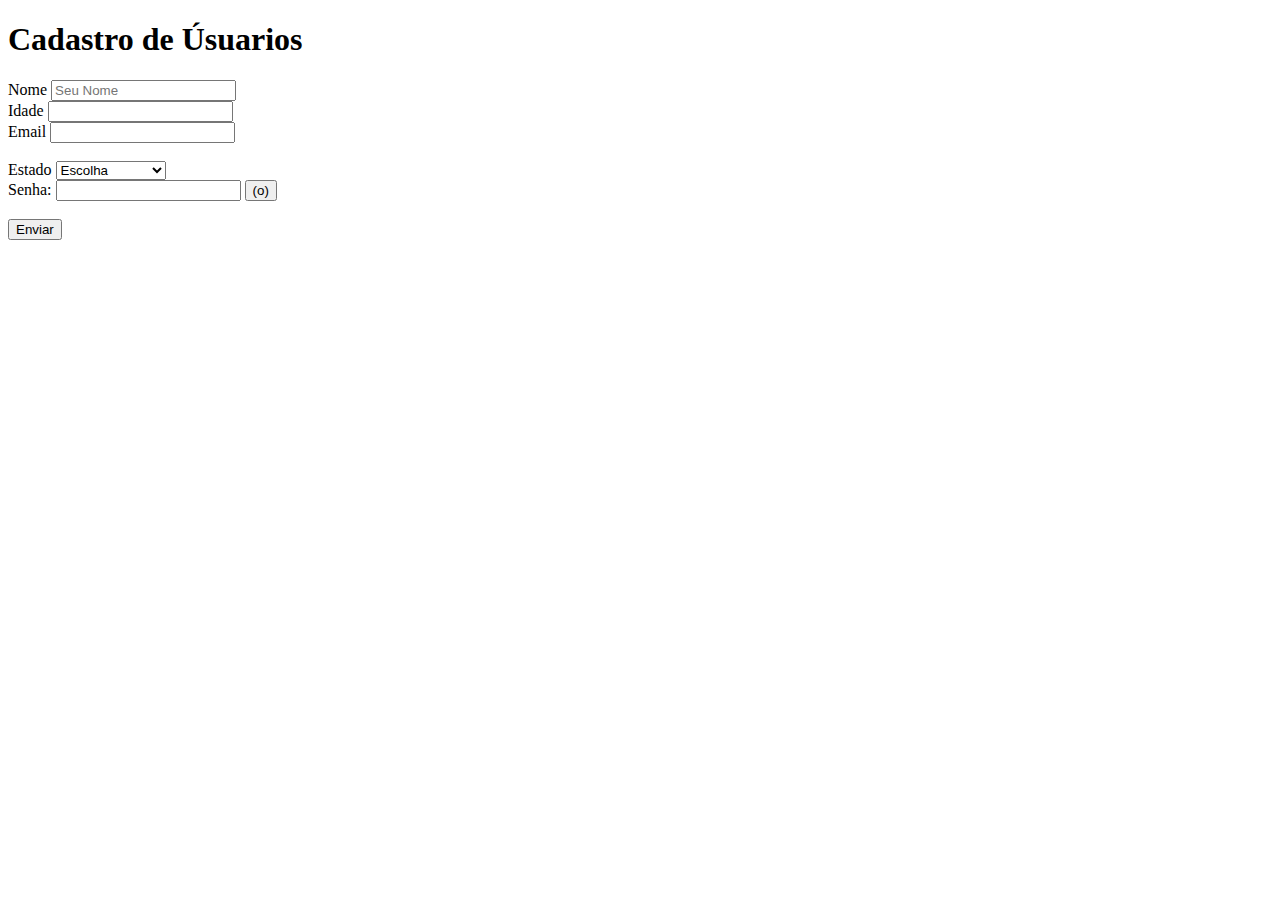
<file: teste/login.html>
<!DOCTYPE html>
<html lang="pt-BR">

<head>
    <meta charset="UTF-8">
    <meta http-equiv="X-UA-Compatible" content="IE=edge">
    <meta name="viewport" content="width=device-width, initial-scale=1.0">
    <title>Document</title>
</head>

<body>

    <h1>Cadastro de Úsuarios</h1>
    <form action="">
        <label for="nome">Nome</label>
        <input type="text" id="idade" placeholder="Seu Nome">
        <br>

        <label for="idede">Idade</label>
        <input type="number" id="idade" value="">
        <br>

        <label for="email">Email</label>
        <input type="email" id="email">
        <br><br>

        <label for="estado">Estado</label>
        <select id="Estado">
            <option value="">Escolha</option>
            <option value="sp">São Paulo</option>
            <option value="bh">Belo Horizonte</option>
            <option value="ba">Bahia</option>
        </select>
        <br>

        <label for="senha">Senha:</label>
        <input type="password" id="senha">
        <button type="button" onclick="showpassword()"> (o) </button>

        <br><br>
        <button type="buttom" onclick="mostrarValores()">Enviar</button>





    </form>
    <script>
        let senhaExibida = false;

        function showpassword() {
            if (senhaExibida == false) {
                document.getElementById("senha").type = "text";
                senhaExibida = true;
            } 
            
            else {
                document.getElementById("senha").type = "password";
                senhaExibida = false;
            }
        }
    </script>

</body>

</html>
</file>
<file: css/style.css>
/* Imports de fonts */
@font-face {
    font-family: Inter;
    src: url(../assets/fonts/Inter/static/Inter-Regular.ttf);
}

@font-face {
    font-family: Quicksnad;
    src: url(../assets/fonts/Quicksand/static/Quicksand-Regular.ttf);
}

@font-face {
    font-family: TitilliumWeb;
    src: url(../assets/fonts/Titillium_Web/TitilliumWeb-Regular.ttf);
}

@font-face {
    font-family: TitilliumWeb-Bold;
    src: url(../assets/fonts/Titillium_Web/TitilliumWeb-Bold.ttf);
}

@font-face {
    font-family: TitilliumWeb-Black;
    src: url(../assets/fonts/Titillium_Web/TitilliumWeb-Black.ttf);
}

/* Reset CSS */

* {
    margin: 0;
    padding: 0;
    box-sizing: border-box;
}

/* Classes Génericas */
.layout-grid {
    width: 90%;
    height: 100%;
    margin: 0 auto;
}

.mostrar-menu {
    left: 0 !important;
}

.mostrar-menu2 {
    right: 0 !important;
}

body {
    background-color: white;
}


/* Mobile First */
/* HEADER */
header {
    position: fixed;
    top: 0;
    width: 100vw;
    height: 60px;
    z-index: 100;
    background-color: #1b1426;
}

header .header-top {
    display: none;
}

header nav {
    display: none;
}

header .menu-usuarios {
    height: 170px;
    width: 15vw;
    position: fixed;
    top: 60px;
    right: -15vw;
    z-index: 101;
    display: flex;
    flex-direction: column;
    justify-content: space-evenly;
    align-items: center;

    background-image: linear-gradient(to right bottom, rgba(27, 20, 38, 0.7), rgba(27, 20, 38, 0.4));
    backdrop-filter: blur(10px);

    transition: right 1s;
}

header .header-bottom {
    display: flex;
    justify-content: center;
    align-items: center;

}

.alinhamento-between-center {
    display: flex;
    justify-content: space-between;
    align-items: center;
}

header .header-bottom {
    height: 60px;
}

header .logo {
    width: 86px;
}

header nav {
    position: fixed;
    top: 60px;
    left: -80vw;
    z-index: 101;
    display: flex;
    flex-direction: column;
    width: 80vw;
    height: calc(100vh - 60px);
    padding-bottom: 20px;
    background-image: linear-gradient(to right bottom, rgba(27, 20, 38, 0.7), rgba(27, 20, 38, 0.4));
    backdrop-filter: blur(10px);

    transition: left 1s;
}

header .header-bottom nav>a {
    display: flex;
    justify-content: center;
    align-items: center;
    gap: 20px;
    padding: 30px 0;
    color: white;
    font-size: 15px;
    font-family: Inter;
    text-decoration: none;
    border-bottom: 2px solid #f9aa01;
}

header .header-bottom nav a:last-of-type {
    border-bottom: none;
}

header .header-bottom nav .midias-sociais {
    position: absolute;
    bottom: 20px;
    left: 0;
    width: 100%;

    display: flex;
    justify-content: center;
    margin-top: 40px;
    gap: 20px;

}

main {
    width: 100%;
    margin-top: 60px;
}

main .banner-inicio {
    height: 607px;
    color: white;

    background-image: url(../assets/images/valorant-pergunte-3-scaled\ 1.png);
    background-repeat: no-repeat;
    background-size: cover;

    display: flex;
    flex-direction: column;
    justify-content: space-between;
    align-items: center;

}

main .banner-inicio h1 {
    font-family: TitilliumWeb-Black;
    font-size: 40px;
    text-shadow: 0 0 7px #FD4255;
    margin-top: 25px;
}

main .banner-inicio a {

    width: 170px;
    height: 40px;
    background-color: #f9aa01;
    border-radius: 8px;
    border: none;
    font-size: 24px;
    font-family: TitilliumWeb-Bold;
    color: black;
    text-align: center;
    text-decoration: none;
    margin-bottom: 40px;
}

main .jogos {
    width: 100%;
    height: 590px;
    background-color: #1B1426;

}

main .jogos-flex {
    width: 85%;

    display: flex;
    flex-direction: column;
    justify-content: space-evenly;
}

/* Tablets >= 768px */
@media screen and (min-width: 768px) {}

/* Desktop >= 1200px*/
@media screen and (min-width: 1200px) {
    .layout-grid {
        width: 100%;
        max-width: 1200px;
    }

    /* header */
    header {
        position: static;
        height: 140px;
        width: 100%;
    }

    header .header-bottom {
        height: 90px;
    }

    header .header-top {
        display: block;
        height: 50px;
        border-bottom: 2px solid #f9aa01;
        color: white;
    }

    header .header-top .contatos {
        display: flex;
        justify-content: space-between;
        align-items: center;
        width: 450px;
        font-family: Inter;
        font-size: 14px;
        font-weight: 400px;

    }

    /* divs .phone, .mail */
    header .header-top .contatos>div {
        display: flex;
        gap: 10px;
        width: 200px;
    }

    header .header-top .midias-sociais {
        display: flex;
        justify-content: space-between;
        width: 140px;
    }

    /* esconde os elementos desnecessários */
    header .header-bottom .menu-hamburger,
    header .header-bottom .menu-pontinhos,
    header .header-bottom nav .phone,
    header .header-bottom nav .mail,
    header .header-bottom nav .midias-sociais {
        display: none;
    }


    header .logo {
        width: 200px;
    }

    header .header-bottom nav {
        position: static;
        width: 440px;
        height: 50px;
        padding-bottom: 0;
        flex-direction: row;
        align-items: center;
        justify-content: space-between;
    }

    header .header-bottom .menu-usuarios {
        position: static;
        width: 140px;
        flex-direction: row;
        justify-content: space-between;
        height: auto;
        background-color: transparent;
        background-image: none;
    }

    header .header-bottom nav>a {
        padding: 0;
        border-bottom: none;
    }

    main {
        margin-top: 0;
    }

    main .banner-inicio {
        height: 722px;
        background-image: url(../assets/images/Banner_background_1.png);
    }
    
    main .jogos .jogos-flex{
        flex-direction: row;
        justify-content: space-between;
        align-items: center;
        height: 500px;
    }

    main .jogos img {
        width: 500px;
        height: 313px;
    }

    main .banner-inicio h1 {
        font-size: 80px;

    }

    main .banner-inicio a {
        width: 203px;
    }

    main section.time-gamer {
        height: 1000px;
    }

    main .time-gamer .time-flex {
        display: flex;
        flex-direction: column;
    }

}


main section.time-gamer {
    width: 100%;
    height: 1535px;
    background-color: #f9aa01;
}

main section.time-gamer h1 {
    font-family: TitilliumWeb-Black;
    font-size: 18px;
    text-transform: uppercase;
    letter-spacing: 3px;
    margin-bottom: 25px;
}

main .info-flex {
    display: flex;
    flex-direction: column;
    align-items: center;
}

main .info-gamer {
    height: 60px;
}

main section.time-gamer .line {
    width: 205px;
    border-top: 2px solid black
}

main .time-flex {
    display: flex;
    flex-direction: column;
    justify-content: space-around;
    align-items: center;
}

main .img-vava {
    width: 314px;
    height: 511px;
}

main .img-lol {
    width: 322px;
    height: 428px;
}
</file>
<file: css/cadastro-equipes.css>
/* Imports de fonts */
@font-face {
    font-family: Inter;
    src: url(../assets/fonts/Inter/static/Inter-Regular.ttf);
}

@font-face {
    font-family: Quicksnad;
    src: url(../assets/fonts/Quicksand/static/Quicksand-Regular.ttf);
}

@font-face {
    font-family: TitilliumWeb;
    src: url(../assets/fonts/Titillium_Web/TitilliumWeb-Regular.ttf);
}

@font-face {
    font-family: TitilliumWeb-Bold;
    src: url(../assets/fonts/Titillium_Web/TitilliumWeb-Bold.ttf);
}

@font-face {
    font-family: TitilliumWeb-Black;
    src: url(../assets/fonts/Titillium_Web/TitilliumWeb-Black.ttf);
}

/* Reset CSS */

* {
    margin: 0;
    padding: 0;
    box-sizing: border-box;
}

/* Classes Génericas */
.layout-grid {
    width: 90%;
    height: 100%;
    margin: 0 auto;
}

.mostrar-menu {
    left: 0 !important;
}

.mostrar-menu2 {
    right: 0 !important;
}

body {
    background-color: white;
}


/* Mobile First */
/* HEADER */
header {
    position: fixed;
    top: 0;
    width: 100vw;
    height: 60px;
    z-index: 100;
    background-color: #1b1426;
}

header .header-top {
    display: none;
}

header nav {
    display: none;
}

header .menu-usuarios {
    height: 170px;
    width: 15vw;
    position: fixed;
    top: 60px;
    right: -15vw;
    z-index: 101;
    display: flex;
    flex-direction: column;
    justify-content: space-evenly;
    align-items: center;

    background-image: linear-gradient(to right bottom, rgba(27, 20, 38, 0.7), rgba(27, 20, 38, 0.4));
    backdrop-filter: blur(10px);

    transition: right 1s;
}

header .header-bottom {
    display: flex;
    justify-content: center;
    align-items: center;

}

.alinhamento-between-center {
    display: flex;
    justify-content: space-between;
    align-items: center;
}

header .header-bottom {
    height: 60px;
}

header .logo {
    width: 86px;
}

header nav {
    position: fixed;
    top: 60px;
    left: -80vw;
    z-index: 101;
    display: flex;
    flex-direction: column;
    width: 80vw;
    height: calc(100vh - 60px);
    padding-bottom: 20px;
    background-image: linear-gradient(to right bottom, rgba(27, 20, 38, 0.7), rgba(27, 20, 38, 0.4));
    backdrop-filter: blur(10px);

    transition: left 1s;
}

header .header-bottom nav>a {
    display: flex;
    justify-content: center;
    align-items: center;
    gap: 20px;
    padding: 30px 0;
    color: white;
    font-size: 15px;
    font-family: Inter;
    text-decoration: none;
    border-bottom: 2px solid #f9aa01;
}

header .header-bottom nav a:last-of-type {
    border-bottom: none;
}

header .header-bottom nav .midias-sociais {
    position: absolute;
    bottom: 20px;
    left: 0;
    width: 100%;

    display: flex;
    justify-content: center;
    margin-top: 40px;
    gap: 20px;

}

/* Desktop >= 1200px*/
@media screen and (min-width: 1200px) {
    .layout-grid {
        width: 100%;
        max-width: 1200px;
    }

    /* header */
    header {
        position: static;
        height: 140px;
        width: 100%;
    }

    header .header-bottom {
        height: 90px;
    }

    header .header-top {
        display: block;
        height: 50px;
        border-bottom: 2px solid #f9aa01;
        color: white;
    }

    header .header-top .contatos {
        display: flex;
        justify-content: space-between;
        align-items: center;
        width: 450px;
        font-family: Inter;
        font-size: 14px;
        font-weight: 400px;

    }

    /* divs .phone, .mail */
    header .header-top .contatos>div {
        display: flex;
        gap: 10px;
        width: 200px;
    }

    header .header-top .midias-sociais {
        display: flex;
        justify-content: space-between;
        width: 140px;
    }

    /* esconde os elementos desnecessários */
    header .header-bottom .menu-hamburger,
    header .header-bottom .menu-pontinhos,
    header .header-bottom nav .phone,
    header .header-bottom nav .mail,
    header .header-bottom nav .midias-sociais {
        display: none;
    }


    header .logo {
        width: 200px;
    }

    header .header-bottom nav {
        position: static;
        width: 440px;
        height: 50px;
        padding-bottom: 0;
        flex-direction: row;
        align-items: center;
        justify-content: space-between;
    }

    header .header-bottom .menu-usuarios {
        position: static;
        width: 140px;
        flex-direction: row;
        justify-content: space-between;
        height: auto;
        background-color: transparent;
        background-image: none;
    }

    header .header-bottom nav>a {
        padding: 0;
        border-bottom: none;
    }
}


/* main */
main {
    width: 100%;
    height: 1231px;

    background-image: url(../assets/images/Retangulo_com_blur.png);

    background-repeat: no-repeat;
    background-size: cover;
    background-position: center;

    margin-top: 60px;
}


main .cadastro-equipes {
    width: 335px;
    height: 492px;
    color: white    ;

    border-radius: 8px ;
    background-image: linear-gradient(to right bottom, rgba(26, 19, 37, .6), rgb(60, 3, 65, .38));
    
    border-top: 1px solid rgba(239, 239, 239, .7);
    border-left: 1px solid rgba(239, 239, 239, .7);
    border-bottom: 1px solid rgba(239, 239, 239, .2);
    border-right: 1px solid rgba(239, 239, 239, .2);
    backdrop-filter: blur(10px);

    display: flex;
    flex-direction: column;
    justify-content: space-around;
    align-items: center;
}

main .cadastro-equipes h1 {
    color: white;
    font-size: 28px;
    font-family: TitilliumWeb-Black;
    text-transform: uppercase;

    margin-bottom: -120px;
}

main .cadastro-equipes hr {
    width: 250px;
    height: 0px;
    border: 2px solid #f9aa01;
}

main  form .id-equipes, .nome-equipe {
    width: 273px;
    height: 40px;
    color: white;
    background-color: transparent;
    background-image: linear-gradient(to right, rgba(255, 255, 255, 0.6), rgba(255, 255, 255, 0.1));

    border-radius: 8px;

    display: flex;
    justify-content: space-evenly;
    align-items: center;
}

main form #id-equipes, #nome-equipe {
    width: 200px;
}

main form input {
    width: 100%;
    background-color: transparent;
    outline: none;
    border: none;

    display: flex;
    justify-content: space-around;
}

main form {
    width: 273px;
    height: 104px;

    display: flex;
    flex-direction: column;
    justify-content: space-between;

}

main form .id-nome-equipes .id-equipe, .nome-equipe input::placeholder {
    color: white;
}

main .cadastro-equipes .imagem {
    width: 268px;
    height: 40px;

    display: flex;
    align-items: center;
    justify-content: space-between;
}

main .cadastro-equipes .imagem p {
    font-family: TitilliumWeb-Regular;
    font-size: 10px;
}

main .cadastro-equipes .imagem button {
    width: 124px;
    height: 40px;
    border-radius: 8px;
    background-color: #D9D9D9;
    font-family: TitilliumWeb-Bold;
    font-size: 13px;
}

main .cadastro-equipes .buttom h2 {
    width: 273px;
    height: 40px;
    background-color: #f9aa01;
    color: black;
    border-radius: 8px;
    font-family: TitilliumWeb-Bold;
    font-size: 24px;

    display: flex;
    justify-content: center;
    align-items: center;
}



/* Footer */

footer {
    background-image: url(../assets/images/backgroung_footerr.png);
    width: 100%;

    background-repeat: no-repeat;
    background-size: cover;
    background-position: center;
}

footer .footer-flex {
    
    height: 1531px;
    color: white; 

    display: flex;
    flex-direction: column;
    justify-content: space-around;
    align-items: center;
}

footer .logo-gamer {
    width: 110px;
    height: 32px;
}

footer h1 {
    color: white;
    font-family: TitilliumWeb-Bold;
}

footer .links-uteis {
    width: 100%;
    height: 155px;

    display: flex;
    flex-direction: column;
    justify-content: space-between;
    
}

footer .contatos {
    width: 100%;
    height: 257px;

}

footer p {
    width: 335px;
    color: white;
    font-family: Quicksnad;
}

footer .redes-sociais {
    width: 335px;
    height: 40px;

    display: flex;
    justify-content: space-around;
}

footer .links-uteis hr {
    width: 112px;
    height: 0px;
    border: 2px solid #f9aa01;
}

footer .contatos hr {
    width: 112px;
    height: 0px;
    border: 2px solid #f9aa01;
}

footer .contatos hr {
    margin-bottom: 43.08px;
}

footer .links-uteis .links hr {
    width: 15px;
    height: 0px;
    border: 2px solid #f9aa01;
}

footer .contatos .orange {
    color: #f9aa01;
}

footer .links-uteis h1, .contatos h1 {
    font-family: TitilliumWeb-Black;
    font-size: 30px;
}

footer .links-uteis, .contatos {
    font-family: TitilliumWeb-Bold;
    font-size: 16px;
}

footer .links {
    width: 327px;
    height: 60px;

    display: flex;
    flex-wrap: wrap;
    gap: 48.34px;
}

footer .hr {
    width: 103px;
    height: 24px;

    display: flex;
    justify-content: flex-start;
    align-items: center;
    gap: 12.18px;
}

/* NEWSLETTER */
footer .footer-flex .newsletter {
    padding-top: 119.5px;
}

footer .footer-flex .newsletter .newsletter-box {
    display: flex;
    flex-direction: column;
    align-items: center;

    gap: 16px;
    padding-top: 54.9px;
}

footer .footer-flex .newsletter .newsletter-box #newsletter-form {
    display: flex;
    justify-content: center;
    align-items: center;
    width: 333px;
    height: 40px;
}

footer .footer-flex .newsletter .newsletter-box .email-box {
    width: 100%;
    height: 100%;
    background-color: transparent;
    background-image: linear-gradient(to right, rgba(255, 255, 255, 0.6), rgba(255, 255, 255, 0.1));

    border-radius: 8px;
}

footer .footer-flex .newsletter .newsletter-box .email-box input {
    width: 100%;
    height: 100%;
    background-color: transparent;
    border: none;
    outline: none;
    color: white;
    font-family: TitilliumWeb;
    padding-left: 17.53px;
}

footer .footer-flex .newsletter .newsletter-box .email-box input::placeholder {
    color: white;
}

footer .footer-flex .newsletter .newsletter-box button {
    width: 333px;
    height: 40px;
    background-color: #f9aa01;
    border-radius: 8px;
    border: none;

    color: black;
    font-family: TitilliumWeb-Bold;
    font-size: 24px;

}

footer .copy-back {
    display: flex;
    flex-direction: column;
    padding-top: 90px;
    gap: 27px;
}

footer #copyright {
    font-family: Quicksand;
    text-align: center;
    font-size: 16px;
}

footer #voltar-ao-topo {
    display: flex;
    justify-content: flex-end;
}
</file>
<file: css/cadastro-jogadores.css>
/* Imports de fonts */
@font-face {
    font-family: Inter;
    src: url(../assets/fonts/Inter/static/Inter-Regular.ttf);
}

@font-face {
    font-family: Quicksnad;
    src: url(../assets/fonts/Quicksand/static/Quicksand-Regular.ttf);
}

@font-face {
    font-family: TitilliumWeb;
    src: url(../assets/fonts/Titillium_Web/TitilliumWeb-Regular.ttf);
}

@font-face {
    font-family: TitilliumWeb-Bold;
    src: url(../assets/fonts/Titillium_Web/TitilliumWeb-Bold.ttf);
}

@font-face {
    font-family: TitilliumWeb-Black;
    src: url(../assets/fonts/Titillium_Web/TitilliumWeb-Black.ttf);
}

/* Reset CSS */

* {
    margin: 0;
    padding: 0;
    box-sizing: border-box;
}

/* Classes Génericas */
.layout-grid {
    width: 90%;
    height: 100%;
    margin: 0 auto;
}

.mostrar-menu {
    left: 0 !important;
}

.mostrar-menu2 {
    right: 0 !important;
}

body {
    background-color: white;
}


/* Mobile First */
/* HEADER */
header {
    position: fixed;
    top: 0;
    width: 100vw;
    height: 60px;
    z-index: 100;
    background-color: #1b1426;
}

header .header-top {
    display: none;
}

header nav {
    display: none;
}

header .menu-usuarios {
    height: 170px;
    width: 15vw;
    position: fixed;
    top: 60px;
    right: -15vw;
    z-index: 101;
    display: flex;
    flex-direction: column;
    justify-content: space-evenly;
    align-items: center;

    background-image: linear-gradient(to right bottom, rgba(27, 20, 38, 0.7), rgba(27, 20, 38, 0.4));
    backdrop-filter: blur(10px);

    transition: right 1s;
}

header .header-bottom {
    display: flex;
    justify-content: center;
    align-items: center;

}

.alinhamento-between-center {
    display: flex;
    justify-content: space-between;
    align-items: center;
}

header .header-bottom {
    height: 60px;
}

header .logo {
    width: 86px;
}

header nav {
    position: fixed;
    top: 60px;
    left: -80vw;
    z-index: 101;
    display: flex;
    flex-direction: column;
    width: 80vw;
    height: calc(100vh - 60px);
    padding-bottom: 20px;
    background-image: linear-gradient(to right bottom, rgba(27, 20, 38, 0.7), rgba(27, 20, 38, 0.4));
    backdrop-filter: blur(10px);

    transition: left 1s;
}

header .header-bottom nav>a {
    display: flex;
    justify-content: center;
    align-items: center;
    gap: 20px;
    padding: 30px 0;
    color: white;
    font-size: 15px;
    font-family: Inter;
    text-decoration: none;
    border-bottom: 2px solid #f9aa01;
}

header .header-bottom nav a:last-of-type {
    border-bottom: none;
}

header .header-bottom nav .midias-sociais {
    position: absolute;
    bottom: 20px;
    left: 0;
    width: 100%;

    display: flex;
    justify-content: center;
    margin-top: 40px;
    gap: 20px;

}

/* Desktop >= 1200px*/
@media screen and (min-width: 1200px) {
    .layout-grid {
        width: 100%;
        max-width: 1200px;
    }

    /* header */
    header {
        position: static;
        height: 140px;
        width: 100%;
    }

    header .header-bottom {
        height: 90px;
    }

    header .header-top {
        display: block;
        height: 50px;
        border-bottom: 2px solid #f9aa01;
        color: white;
    }

    header .header-top .contatos {
        display: flex;
        justify-content: space-between;
        align-items: center;
        width: 450px;
        font-family: Inter;
        font-size: 14px;
        font-weight: 400px;

    }

    /* divs .phone, .mail */
    header .header-top .contatos>div {
        display: flex;
        gap: 10px;
        width: 200px;
    }

    header .header-top .midias-sociais {
        display: flex;
        justify-content: space-between;
        width: 140px;
    }

    /* esconde os elementos desnecessários */
    header .header-bottom .menu-hamburger,
    header .header-bottom .menu-pontinhos,
    header .header-bottom nav .phone,
    header .header-bottom nav .mail,
    header .header-bottom nav .midias-sociais {
        display: none;
    }


    header .logo {
        width: 200px;
    }

    header .header-bottom nav {
        position: static;
        width: 440px;
        height: 50px;
        padding-bottom: 0;
        flex-direction: row;
        align-items: center;
        justify-content: space-between;
    }

    header .header-bottom .menu-usuarios {
        position: static;
        width: 140px;
        flex-direction: row;
        justify-content: space-between;
        height: auto;
        background-color: transparent;
        background-image: none;
    }

    header .header-bottom nav>a {
        padding: 0;
        border-bottom: none;
    }
}


/* main */
main {
    width: 100%;
    height: 1231px;

    background-image: url(../assets/images/fundo-jogadores.png);

    background-repeat: no-repeat;
    background-size: cover;
    background-position: center;

    margin-top: 60px;
}

main .cadastro-jogadores {
    width: 335px;
    height: 492px;
    border: 2px solid yellowgreen;

    border-radius: 8px ;
    background-image: linear-gradient(to right bottom, rgba(26, 19, 37, .6), rgb(60, 3, 65, .38));
    
    border-top: 1px solid rgba(239, 239, 239, .7);
    border-left: 1px solid rgba(239, 239, 239, .7);
    border-bottom: 1px solid rgba(239, 239, 239, .2);
    border-right: 1px solid rgba(239, 239, 239, .2);
    backdrop-filter: blur(10px);

    display: flex;
    flex-direction: column;
    justify-content: space-around;
    align-items: center;
}



/* Footer */


footer {
    background-image: url(../assets/images/backgroung_footerr.png);
    width: 100%;

    background-repeat: no-repeat;
    background-size: cover;
    background-position: center;
}

footer .footer-flex {
    
    height: 1531px;
    color: white; 

    display: flex;
    flex-direction: column;
    justify-content: space-around;
    align-items: center;
}

footer .logo-gamer {
    width: 110px;
    height: 32px;
}

footer h1 {
    color: white;
    font-family: TitilliumWeb-Bold;
}

footer .links-uteis {
    width: 100%;
    height: 155px;

    display: flex;
    flex-direction: column;
    justify-content: space-between;
    
}

footer .contatos {
    width: 100%;
    height: 257px;

}

footer p {
    width: 335px;
    color: white;
    font-family: Quicksnad;
}

footer .redes-sociais {
    width: 335px;
    height: 40px;

    display: flex;
    justify-content: space-around;
}

footer .links-uteis hr {
    width: 112px;
    height: 0px;
    border: 2px solid #f9aa01;
}

footer .contatos hr {
    width: 112px;
    height: 0px;
    border: 2px solid #f9aa01;
}

footer .contatos hr {
    margin-bottom: 43.08px;
}

footer .links-uteis .links hr {
    width: 15px;
    height: 0px;
    border: 2px solid #f9aa01;
}

footer .contatos .orange {
    color: #f9aa01;
}

footer .links-uteis h1, .contatos h1 {
    font-family: TitilliumWeb-Black;
    font-size: 30px;
}

footer .links-uteis, .contatos {
    font-family: TitilliumWeb-Bold;
    font-size: 16px;
}

footer .links {
    width: 327px;
    height: 60px;

    display: flex;
    flex-wrap: wrap;
    gap: 48.34px;
}

footer .hr {
    width: 103px;
    height: 24px;

    display: flex;
    justify-content: flex-start;
    align-items: center;
    gap: 12.18px;
}

/* NEWSLETTER */
footer .footer-flex .newsletter {
    padding-top: 119.5px;
}

footer .footer-flex .newsletter .newsletter-box {
    display: flex;
    flex-direction: column;
    align-items: center;

    gap: 16px;
    padding-top: 54.9px;
}

footer .footer-flex .newsletter .newsletter-box #newsletter-form {
    display: flex;
    justify-content: center;
    align-items: center;
    width: 333px;
    height: 40px;
}

footer .footer-flex .newsletter .newsletter-box .email-box {
    width: 100%;
    height: 100%;
    background-color: transparent;
    background-image: linear-gradient(to right, rgba(255, 255, 255, 0.6), rgba(255, 255, 255, 0.1));

    border-radius: 8px;
}

footer .footer-flex .newsletter .newsletter-box .email-box input {
    width: 100%;
    height: 100%;
    background-color: transparent;
    border: none;
    outline: none;
    color: white;
    font-family: TitilliumWeb;
    padding-left: 17.53px;
}

footer .footer-flex .newsletter .newsletter-box .email-box input::placeholder {
    color: white;
}

footer .footer-flex .newsletter .newsletter-box button {
    width: 333px;
    height: 40px;
    background-color: #f9aa01;
    border-radius: 8px;
    border: none;

    color: black;
    font-family: TitilliumWeb-Bold;
    font-size: 24px;

}

footer .copy-back {
    display: flex;
    flex-direction: column;
    padding-top: 90px;
    gap: 27px;
}

footer #copyright {
    font-family: Quicksand;
    text-align: center;
    font-size: 16px;
}

footer #voltar-ao-topo {
    display: flex;
    justify-content: flex-end;
}
</file>
<file: css/login.css>
/* Imports de fonts */
@font-face {
    font-family: Inter;
    src: url(../assets/fonts/Inter/static/Inter-Regular.ttf);
}

@font-face {
    font-family: Quicksnad;
    src: url(../assets/fonts/Quicksand/static/Quicksand-Regular.ttf);
}

@font-face {
    font-family: TitilliumWeb;
    src: url(../assets/fonts/Titillium_Web/TitilliumWeb-Regular.ttf);
}

@font-face {
    font-family: TitilliumWeb-Bold;
    src: url(../assets/fonts/Titillium_Web/TitilliumWeb-Bold.ttf);
}

@font-face {
    font-family: TitilliumWeb-Black;
    src: url(../assets/fonts/Titillium_Web/TitilliumWeb-Black.ttf);
}

/* Reset CSS */

* {
    margin: 0;
    padding: 0;
    box-sizing: border-box;
}

/* Classes Génericas */
.layout-grid {
    width: 90%;
    height: 100%;
    margin: 0 auto;
}

.mostrar-menu {
    left: 0 !important;
}

.mostrar-menu2 {
    right: 0 !important;
}

body {
    background-color: white;
}


/* Mobile First */
/* HEADER */
header {
    position: fixed;
    top: 0;
    width: 100vw;
    height: 60px;
    z-index: 100;
    background-color: #1b1426;
}

header .header-top {
    display: none;
}

header nav {
    display: none;
}

header .menu-usuarios {
    height: 170px;
    width: 15vw;
    position: fixed;
    top: 60px;
    right: -15vw;
    z-index: 101;
    display: flex;
    flex-direction: column;
    justify-content: space-evenly;
    align-items: center;

    background-image: linear-gradient(to right bottom, rgba(27, 20, 38, 0.7), rgba(27, 20, 38, 0.4));
    backdrop-filter: blur(10px);

    transition: right 1s;
}

header .header-bottom {
    display: flex;
    justify-content: center;
    align-items: center;

}

.alinhamento-between-center {
    display: flex;
    justify-content: space-between;
    align-items: center;
}

header .header-bottom {
    height: 60px;
}

header .logo {
    width: 86px;
}

header nav {
    position: fixed;
    top: 60px;
    left: -80vw;
    z-index: 101;
    display: flex;
    flex-direction: column;
    width: 80vw;
    height: calc(100vh - 60px);
    padding-bottom: 20px;
    background-image: linear-gradient(to right bottom, rgba(27, 20, 38, 0.7), rgba(27, 20, 38, 0.4));
    backdrop-filter: blur(10px);

    transition: left 1s;
}

header .header-bottom nav>a {
    display: flex;
    justify-content: center;
    align-items: center;
    gap: 20px;
    padding: 30px 0;
    color: white;
    font-size: 15px;
    font-family: Inter;
    text-decoration: none;
    border-bottom: 2px solid #f9aa01;
}

header .header-bottom nav a:last-of-type {
    border-bottom: none;
}

header .header-bottom nav .midias-sociais {
    position: absolute;
    bottom: 20px;
    left: 0;
    width: 100%;

    display: flex;
    justify-content: center;
    margin-top: 40px;
    gap: 20px;

}

/* Desktop >= 1200px*/
@media screen and (min-width: 1200px) {
    .layout-grid {
        width: 100%;
        max-width: 1200px;
    }

    /* header */
    header {
        position: static;
        height: 140px;
        width: 100%;
    }

    header .header-bottom {
        height: 90px;
    }

    header .header-top {
        display: block;
        height: 50px;
        border-bottom: 2px solid #f9aa01;
        color: white;
    }

    header .header-top .contatos {
        display: flex;
        justify-content: space-between;
        align-items: center;
        width: 450px;
        font-family: Inter;
        font-size: 14px;
        font-weight: 400px;

    }

    /* divs .phone, .mail */
    header .header-top .contatos>div {
        display: flex;
        gap: 10px;
        width: 200px;
    }

    header .header-top .midias-sociais {
        display: flex;
        justify-content: space-between;
        width: 140px;
    }

    /* esconde os elementos desnecessários */
    header .header-bottom .menu-hamburger,
    header .header-bottom .menu-pontinhos,
    header .header-bottom nav .phone,
    header .header-bottom nav .mail,
    header .header-bottom nav .midias-sociais {
        display: none;
    }


    header .logo {
        width: 200px;
    }

    header .header-bottom nav {
        position: static;
        width: 440px;
        height: 50px;
        padding-bottom: 0;
        flex-direction: row;
        align-items: center;
        justify-content: space-between;
    }

    header .header-bottom .menu-usuarios {
        position: static;
        width: 140px;
        flex-direction: row;
        justify-content: space-between;
        height: auto;
        background-color: transparent;
        background-image: none;
    }

    header .header-bottom nav>a {
        padding: 0;
        border-bottom: none;
    }
}

main {
    margin-top: 60px;
    height: 687px;    

    background-image: url(../assets/images/Banner_Login.png);
    background-repeat: no-repeat;
    background-size: cover;
    background-position: center;

    display: flex;
    justify-content: center;
    align-items: center;
}

main .login {

    width: 335px;
    height: 462px;
    border-radius: 8px ;
    background-image: linear-gradient(to right bottom, rgba(26, 19, 37, .6), rgb(60, 3, 65, .38));
    
    border-top: 1px solid rgba(239, 239, 239, .7);
    border-left: 1px solid rgba(239, 239, 239, .7);
    border-bottom: 1px solid rgba(239, 239, 239, .2);
    border-right: 1px solid rgba(239, 239, 239, .2);
    backdrop-filter: blur(10px);

    display: flex;
    flex-direction: column;
    justify-content: space-around;
    align-items: center;
}

main .login h1 {
    color: white;
    font-size: 28px;
    font-family: TitilliumWeb-Black;
    text-transform: uppercase;
    /* border-top: 3px solid #f9aa01; */
}

main .login .titulo-login {
    width: 77px;
    height: 43px;

    display: flex;
    flex-direction: column;
    align-items: center;
}

main .buttom h2 {
    width: 273px;
    height: 40px;
    background-color: #f9aa01;
    color: black;
    border-radius: 8px;
    font-family: TitilliumWeb-Bold;
    font-size: 24px;

    display: flex;
    justify-content: center;
    align-items: center;
}

main .email, .senha {
    width: 273px;
    height: 40px;
    background-color: #f9aa01;
    border-radius: 8px;

    display: flex;
    justify-content: center;
    align-items: center;
}

main .login input {
    width: 100%;
    background-color: transparent;
    outline: none;
    border: none;

    display: flex;
    justify-content: space-around;
}

main form {
    display: flex;
    flex-direction: column;
    align-items: space-around;
    justify-content: space-around;
}

main .mail-login {
    width: 273px;
    height: 111px;

    display: flex;
    flex-direction: column;
    justify-content: space-around;
}

main hr {
    width: 90px;
    border: 2px solid #f9aa01;
}

/* Footer */

footer {
    width: 100%;
    height: 1531px;

    color: white;

    background-image: url(../assets/images/backgroung_footerr.png);

    display: flex;
    flex-direction: column;
    justify-content: space-around;
    align-items: center;

}

footer h1 {
    color: white;
}

footer .links-uteis {
    width: 327px;
    height: 155px;

    display: flex;
    justify-content: space-between;
    
}

footer .contatos {
    width: 290px;
    height: 257px;
}

footer p {
    width: 335px;
}

footer .redes-sociais {
    width: 335px;
    height: 40px;

    display: flex;
    justify-content: space-around;
}

footer .links-uteis hr {
    width: 112px;
    color: #f9aa01;
}

footer .links-uteis .links hr {
    width: 15px;
    color: #f9aa01;
}
</file>
<file: projeto-gamer2.0/css/style.css>
/* Imports de fonts */

/* Reset CSS */

* {
    margin: 0;
    padding: 0;
    box-sizing: border-box;
}

/* Classes Génericas */
.layout-grid {
    width: 90%;
    height: 100%;
    margin: 0 auto;

    display: flex;
    justify-content: space-between;
    align-items: center;
}

header {
    background-color: #1b1426;
    color: white;
}

header .header-top {
    height: 50px;
    border-bottom: 1px solid orange;
}

header .contatos {
    height: 25px;
    width: 430px;
    display: flex;
    justify-content: space-between;
    align-items: center;
}

header .phone, .mail {
    height: 25px;
    width: 190px;
    display: flex;
    justify-content: space-evenly;
    align-items: center;
}

header .redes-sociais {
    height: 25px;
    width: 115px;
    display: flex;
    justify-content: space-between;
    align-items: center;
    
}

header .header-bottom {
    height: 90px;
}

header nav a {
    color: white;
    text-decoration: none;
}

header nav {
    width: 415px;

    display: flex;
    justify-content: space-between;
}

header .menu-usuarios {
    height: 25px;
    width: 115px;
    display: flex;
    justify-content: space-between;
    align-items: center;
}

main .banner {
    width: 100%;
    height: 730px;

    background-image: url(../assets/images/Banner_background_1.png);
    background-repeat: no-repeat;
    background-size: cover;
    background-position: bottom ;

}

/* Perdido em Nárnia */
</file>
